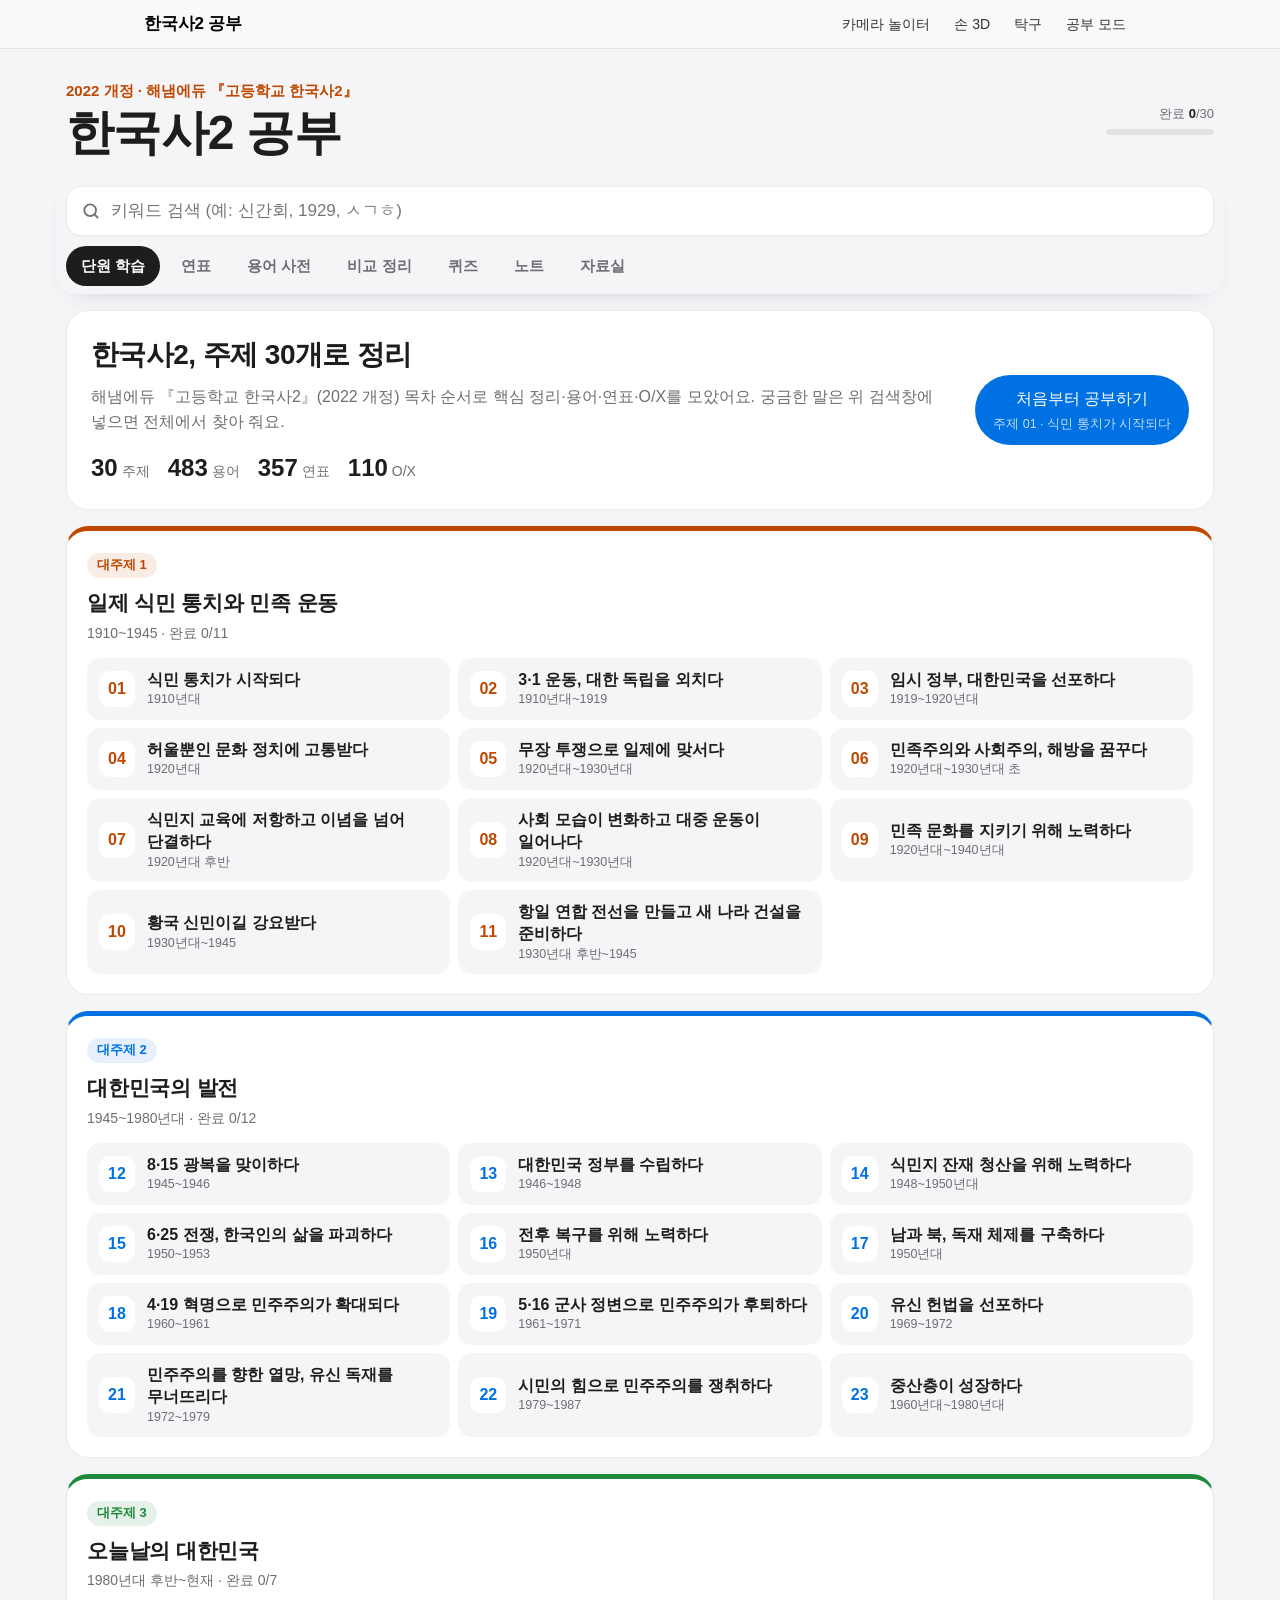
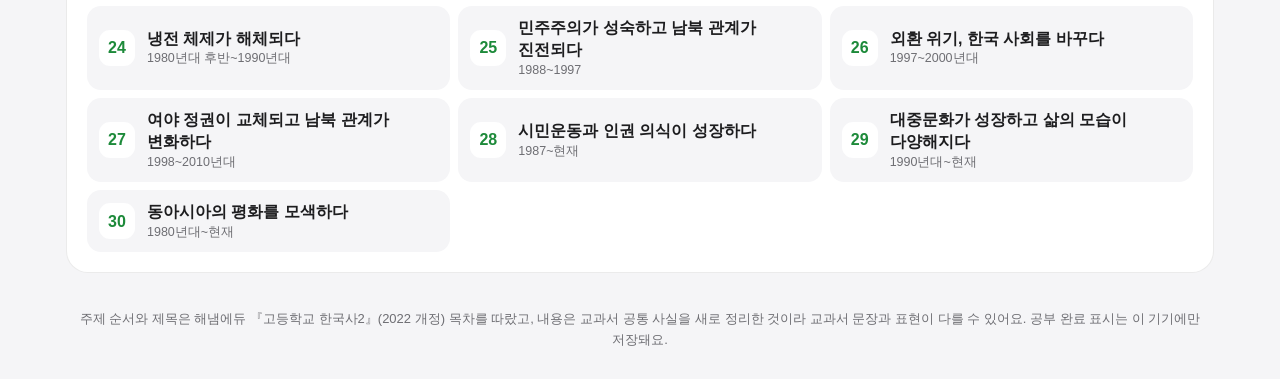
<file: index.html>
<!doctype html>
<html lang="ko">
<head>
  <meta charset="utf-8" />
  <meta name="viewport" content="width=device-width, initial-scale=1, viewport-fit=cover" />
  <meta name="theme-color" content="#f5f5f7" />
  <meta name="apple-mobile-web-app-capable" content="yes" />
  <meta name="apple-mobile-web-app-status-bar-style" content="default" />
  <meta name="apple-mobile-web-app-title" content="한국사2 공부" />
  <title>한국사2 공부</title>
  <link rel="stylesheet" href="apple.css" />
  <link rel="stylesheet" href="history/style.css" />
</head>
<body>
  <nav class="gnav flat" aria-label="메뉴">
    <div class="gnav-in">
      <a class="gnav-logo" href="index.html" aria-current="page">한국사2 공부</a>
      <a href="camera.html">카메라 놀이터</a>
      <a href="hand.html">손 3D</a>
      <a href="pingpong.html">탁구</a>
      <a href="study.html">공부 모드</a>
    </div>
  </nav>

  <div class="page">
    <header class="masthead">
      <div class="titles">
        <p class="eyebrow">2022 개정 · 해냄에듀 『고등학교 한국사2』</p>
        <h1>한국사2 공부</h1>
      </div>
      <div class="progress" id="progress"></div>
    </header>

    <div class="bar" id="bar">
      <form class="search" id="search-form" role="search">
        <svg viewBox="0 0 24 24" aria-hidden="true"><circle cx="11" cy="11" r="7" /><path d="m20 20-3.5-3.5" /></svg>
        <input id="q" type="search" placeholder="키워드 검색 (예: 신간회, 1929, ㅅㄱㅎ)" aria-label="키워드 검색"
               autocomplete="off" autocapitalize="off" spellcheck="false" enterkeyhint="search" />
        <button type="button" id="q-clear" class="clear" aria-label="검색어 지우기" hidden>×</button>
      </form>
      <nav class="tabs" id="tabs" aria-label="메뉴">
        <a href="#study" data-tab="study">단원 학습</a>
        <a href="#timeline" data-tab="timeline">연표</a>
        <a href="#terms" data-tab="terms">용어 사전</a>
        <a href="#compare" data-tab="compare">비교 정리</a>
        <a href="#quiz" data-tab="quiz">퀴즈</a>
        <a href="#notes" data-tab="notes">노트</a>
        <a href="#links" data-tab="links">자료실</a>
      </nav>
    </div>

    <section id="results" class="results" aria-live="polite" hidden></section>
    <main id="view"></main>

    <footer class="foot">
      주제 순서와 제목은 해냄에듀 『고등학교 한국사2』(2022 개정) 목차를 따랐고, 내용은 교과서 공통 사실을 새로 정리한 것이라
      교과서 문장과 표현이 다를 수 있어요. 공부 완료 표시는 이 기기에만 저장돼요.
    </footer>
  </div>

  <div id="sheet" class="sheet" hidden>
    <div class="sheet-card" role="dialog" aria-modal="true" aria-labelledby="sheet-title">
      <button type="button" id="sheet-close" class="sheet-close" aria-label="닫기">×</button>
      <p id="sheet-meta" class="sheet-meta"></p>
      <h3 id="sheet-title"></h3>
      <p id="sheet-def" class="sheet-def"></p>
      <p id="sheet-alias" class="sheet-alias"></p>
      <div class="sheet-actions">
        <a id="sheet-topic" class="btn primary" href="#study"></a>
        <a id="sheet-web" class="btn" href="https://encykorea.aks.ac.kr/" target="_blank" rel="noopener">백과사전에서 더 보기 ↗</a>
      </div>
    </div>
  </div>

  <script type="module" src="history/app.js"></script>
</body>
</html>
</file>
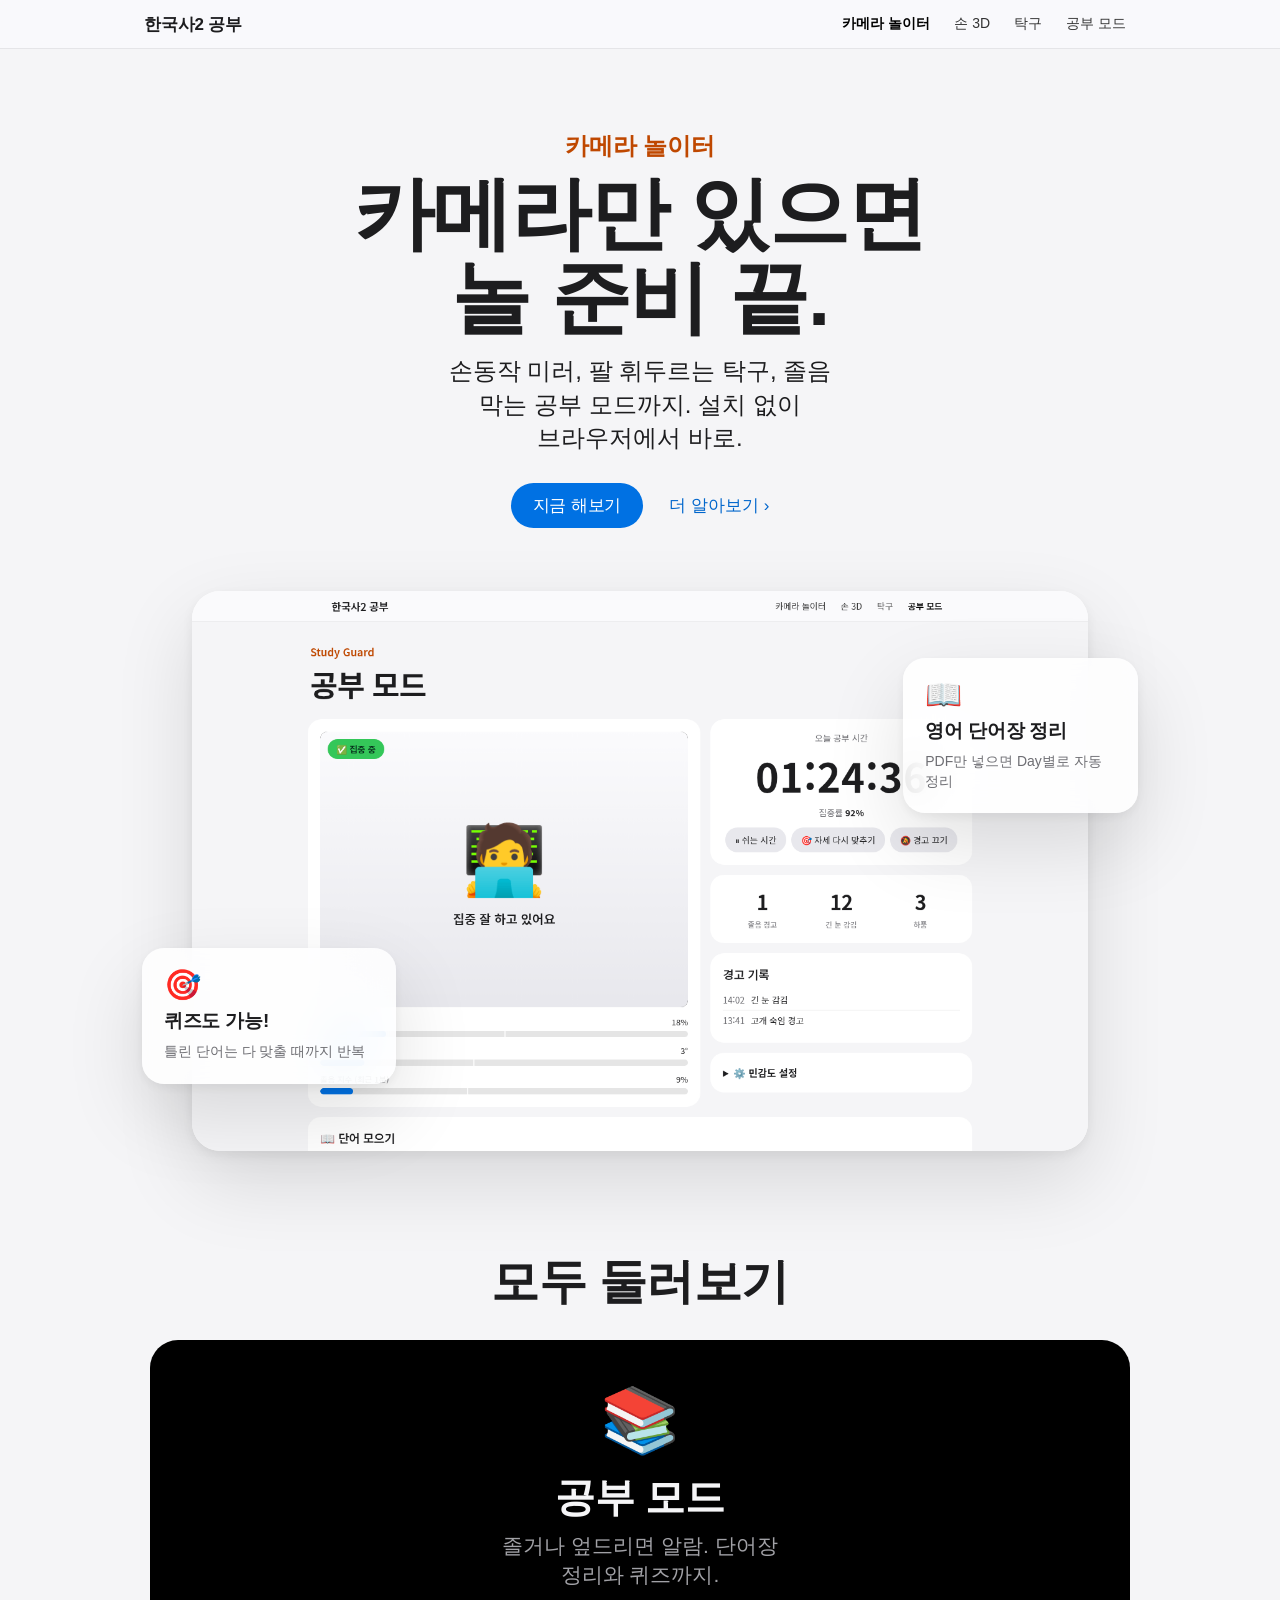
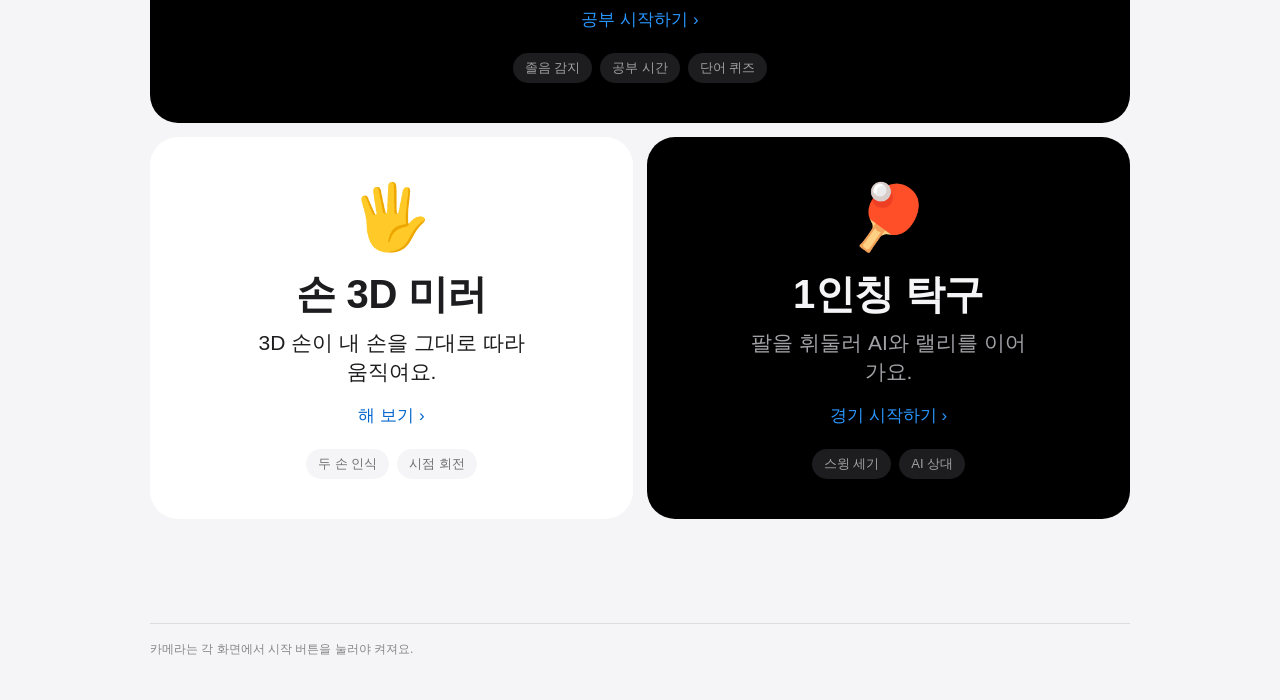
<file: camera.html>
<!doctype html>
<html lang="ko">
<head>
  <meta charset="utf-8" />
  <meta name="viewport" content="width=device-width, initial-scale=1, viewport-fit=cover" />
  <meta name="theme-color" content="#f5f5f7" />
  <meta name="apple-mobile-web-app-capable" content="yes" />
  <meta name="apple-mobile-web-app-status-bar-style" content="default" />
  <meta name="apple-mobile-web-app-title" content="카메라 놀이터" />
  <title>카메라 놀이터 · 한국사2 공부</title>
  <link rel="stylesheet" href="apple.css" />
  <style>
    * { box-sizing: border-box; }
    html { -webkit-text-size-adjust: 100%; scroll-behavior: smooth; }
    body {
      margin: 0;
      min-height: 100dvh;
      color: var(--text);
      font-family: var(--font);
      background: var(--bg);
      -webkit-font-smoothing: antialiased;
      overflow-x: hidden;
      word-break: keep-all;
    }

    /* 히어로 */
    .hero { max-width: 980px; margin: 0 auto; padding: clamp(56px, 9vh, 96px) 22px 0; text-align: center; }
    .eyebrow { margin: 0 0 10px; font-size: clamp(19px, 2.4vw, 24px); font-weight: 600; color: var(--orange); }
    .hero h1 { margin: 0 0 14px; font-family: var(--display); font-size: clamp(44px, 8vw, 80px); font-weight: 700;
      line-height: 1.05; letter-spacing: -0.015em; color: var(--text); }
    .hero .lede { max-width: 30ch; margin: 0 auto 28px; font-size: clamp(19px, 2.6vw, 24px); line-height: 1.4; color: var(--text); }
    .cta { display: flex; justify-content: center; align-items: center; flex-wrap: wrap; gap: 14px 26px; }

    /* 제품 사진 */
    .stage { position: relative; max-width: 940px; margin: clamp(44px, 7vh, 72px) auto 0; padding: 0 22px; }
    .device { position: relative; overflow: hidden; aspect-ratio: 16 / 10; border-radius: 28px;
      background: var(--surface); box-shadow: var(--shadow-lg); }
    .device .shot { position: absolute; inset: 0; width: 100%; height: 100%; object-fit: cover; }
    .float { position: absolute; display: flex; flex-direction: column; gap: 8px; padding: 22px; border-radius: 22px;
      background: rgba(255, 255, 255, 0.86); box-shadow: var(--shadow-lg);
      -webkit-backdrop-filter: saturate(180%) blur(20px); backdrop-filter: saturate(180%) blur(20px); }
    .float .fi { font-size: 30px; line-height: 1; }
    .float .ft { font-size: 19px; font-weight: 600; letter-spacing: -0.01em; }
    .float .fs { font-size: 14px; line-height: 1.4; color: var(--muted); }
    .float.tr { top: 12%; right: -3%; width: 25%; }
    .float.bl { bottom: 12%; left: -3%; width: 27%; }

    /* 타일 */
    .tiles-wrap { max-width: 1024px; margin: 0 auto; padding: clamp(72px, 11vh, 120px) 22px 0; }
    .tiles-wrap h2 { margin: 0 0 26px; font-family: var(--display); font-size: clamp(32px, 5vw, 48px); font-weight: 700;
      letter-spacing: -0.01em; text-align: center; }
    .tiles { display: grid; grid-template-columns: repeat(2, 1fr); gap: 14px; }
    .tile { position: relative; display: flex; flex-direction: column; align-items: center; justify-content: flex-start;
      min-height: 380px; padding: 48px 28px 40px; border-radius: 28px; background: var(--surface); text-align: center;
      color: var(--text); text-decoration: none; overflow: hidden; }
    .tile.dark { background: #000; color: #f5f5f7; }
    .tile.wide { grid-column: 1 / -1; }
    .tile .ti { font-size: 64px; line-height: 1; margin-bottom: 18px; }
    .tile h3 { margin: 0 0 6px; font-family: var(--display); font-size: clamp(28px, 3.6vw, 40px); font-weight: 700; letter-spacing: -0.01em; }
    .tile p { margin: 0 0 18px; max-width: 26ch; font-size: clamp(17px, 2vw, 21px); line-height: 1.4; }
    .tile.dark p { color: #a1a1a6; }
    .tile .go { color: var(--link); font-size: 17px; }
    .tile.dark .go { color: #2997ff; }
    .tile .go::after { content: " ›"; }
    .tile:hover .go { text-decoration: underline; }
    .tile .feat { display: flex; flex-wrap: wrap; justify-content: center; gap: 8px; margin-top: auto; padding-top: 22px; }
    .tile .feat span { padding: 6px 12px; border-radius: 980px; background: var(--fill); color: var(--muted); font-size: 13px; }
    .tile.dark .feat span { background: #1d1d1f; color: #a1a1a6; }

    footer { max-width: 1024px; margin: 0 auto; padding: 48px 22px calc(env(safe-area-inset-bottom, 0px) + 40px);
      color: var(--faint); font-size: 12px; line-height: 1.6; border-top: 0; }
    footer p { margin: 56px 0 0; padding-top: 16px; border-top: 1px solid var(--line); }

    /* 고르기 창 (지금 해보기) */
    .chooser { position: fixed; inset: 0; z-index: 100; display: none; place-items: center; padding: 22px; overflow-y: auto;
      background: rgba(245, 245, 247, 0.72); -webkit-backdrop-filter: saturate(180%) blur(20px); backdrop-filter: saturate(180%) blur(20px); }
    .chooser.open { display: grid; }
    .chooser-panel { width: 100%; max-width: 860px; text-align: center; }
    .chooser-panel h2 { margin: 0 0 26px; font-family: var(--display); font-size: clamp(32px, 5vw, 48px); font-weight: 700; letter-spacing: -0.01em; }
    .choose-grid { display: grid; grid-template-columns: repeat(3, 1fr); gap: 14px; }
    .choose-card { display: flex; flex-direction: column; align-items: center; gap: 8px; padding: 32px 20px 28px; border-radius: 22px;
      background: var(--surface); box-shadow: var(--shadow); color: var(--text); text-decoration: none; text-align: center;
      transition: transform 0.3s cubic-bezier(0.2, 0.7, 0.2, 1), box-shadow 0.3s ease; }
    .choose-card:hover, .choose-card:focus-visible { transform: scale(1.02); box-shadow: var(--shadow-lg); outline: none; }
    .choose-card:active { transform: scale(0.99); }
    .choose-card .ci { font-size: 44px; line-height: 1.1; }
    .choose-card .cn { font-size: 21px; font-weight: 600; letter-spacing: -0.01em; }
    .choose-card .cd { font-size: 14px; line-height: 1.45; color: var(--muted); word-break: keep-all; }
    .chooser-close { margin-top: 24px; padding: 10px 18px; border: 0; border-radius: 980px; background: var(--fill-2);
      color: var(--text); font: inherit; font-size: 15px; cursor: pointer; }

    @media (max-width: 1000px) {
      .float.tr { right: 0; }
      .float.bl { left: 0; }
    }
    @media (max-width: 900px) {
      .choose-grid { grid-template-columns: repeat(2, 1fr); }
    }
    @media (max-width: 734px) {
      .float { display: none; }
      .tiles { grid-template-columns: 1fr; }
      .tile { min-height: 320px; }
    }
    @media (max-width: 520px) {
      .choose-grid { grid-template-columns: 1fr; gap: 10px; }
      .choose-card { display: grid; grid-template-columns: auto 1fr; align-items: center; gap: 2px 14px; padding: 16px 18px; text-align: left; }
      .choose-card .ci { grid-row: span 2; font-size: 36px; }
      .choose-card .cn { font-size: 18px; }
      .choose-card .cd { font-size: 13.5px; }
    }
    @media (prefers-reduced-motion: reduce) { html { scroll-behavior: auto; } }
  </style>
</head>
<body>
  <nav class="gnav" aria-label="메뉴">
    <div class="gnav-in">
      <a class="gnav-logo" href="index.html">한국사2 공부</a>
      <a href="camera.html" aria-current="page">카메라 놀이터</a>
      <a href="hand.html">손 3D</a>
      <a href="pingpong.html">탁구</a>
      <a href="study.html">공부 모드</a>
    </div>
  </nav>

  <header class="hero">
    <p class="eyebrow">카메라 놀이터</p>
    <h1>카메라만 있으면<br />놀 준비 끝.</h1>
    <p class="lede">손동작 미러, 팔 휘두르는 탁구, 졸음 막는 공부 모드까지. 설치 없이 브라우저에서 바로.</p>
    <div class="cta">
      <button class="pill" id="open-chooser" type="button">지금 해보기</button>
      <a class="more-link" href="#tiles">더 알아보기</a>
    </div>
  </header>

  <section class="stage">
    <div class="device">
      <img class="shot" src="design/study.png" alt="공부 모드 화면" />
    </div>
    <div class="float tr">
      <span class="fi">📖</span>
      <span class="ft">영어 단어장 정리</span>
      <span class="fs">PDF만 넣으면 Day별로 자동 정리</span>
    </div>
    <div class="float bl">
      <span class="fi">🎯</span>
      <span class="ft">퀴즈도 가능!</span>
      <span class="fs">틀린 단어는 다 맞출 때까지 반복</span>
    </div>
  </section>

  <section class="tiles-wrap" id="tiles">
    <h2>모두 둘러보기</h2>
    <div class="tiles">
      <a class="tile dark wide" href="study.html">
        <span class="ti">📚</span>
        <h3>공부 모드</h3>
        <p>졸거나 엎드리면 알람. 단어장 정리와 퀴즈까지.</p>
        <span class="go">공부 시작하기</span>
        <span class="feat"><span>졸음 감지</span><span>공부 시간</span><span>단어 퀴즈</span></span>
      </a>
      <a class="tile" href="hand.html">
        <span class="ti">🖐</span>
        <h3>손 3D 미러</h3>
        <p>3D 손이 내 손을 그대로 따라 움직여요.</p>
        <span class="go">해 보기</span>
        <span class="feat"><span>두 손 인식</span><span>시점 회전</span></span>
      </a>
      <a class="tile dark" href="pingpong.html">
        <span class="ti">🏓</span>
        <h3>1인칭 탁구</h3>
        <p>팔을 휘둘러 AI와 랠리를 이어 가요.</p>
        <span class="go">경기 시작하기</span>
        <span class="feat"><span>스윙 세기</span><span>AI 상대</span></span>
      </a>
    </div>
  </section>

  <footer>
    <p>카메라는 각 화면에서 시작 버튼을 눌러야 켜져요.</p>
  </footer>

  <div class="chooser" id="chooser" role="dialog" aria-modal="true" aria-label="무엇을 해볼까요?">
    <div class="chooser-panel">
      <h2>무엇을 해볼까요?</h2>
      <div class="choose-grid">
        <a class="choose-card" href="hand.html">
          <span class="ci">🖐</span>
          <span class="cn">손 3D 미러</span>
          <span class="cd">3D 손이 내 손을 따라 움직여요</span>
        </a>
        <a class="choose-card" href="pingpong.html">
          <span class="ci">🏓</span>
          <span class="cn">1인칭 탁구</span>
          <span class="cd">팔을 휘둘러 AI와 탁구를 쳐요</span>
        </a>
        <a class="choose-card" href="study.html">
          <span class="ci">📚</span>
          <span class="cn">공부 모드</span>
          <span class="cd">졸면 알람, 단어장·퀴즈까지</span>
        </a>
      </div>
      <button class="chooser-close" id="close-chooser" type="button">닫기</button>
    </div>
  </div>

  <script>
    (function () {
      var chooser = document.getElementById("chooser");
      var open = document.getElementById("open-chooser");
      var close = document.getElementById("close-chooser");
      function show() { chooser.classList.add("open"); }
      function hide() { chooser.classList.remove("open"); }
      open.addEventListener("click", show);
      close.addEventListener("click", hide);
      chooser.addEventListener("click", function (e) { if (e.target === chooser) hide(); });
      document.addEventListener("keydown", function (e) { if (e.key === "Escape") hide(); });
    })();
  </script>
</body>
</html>
</file>
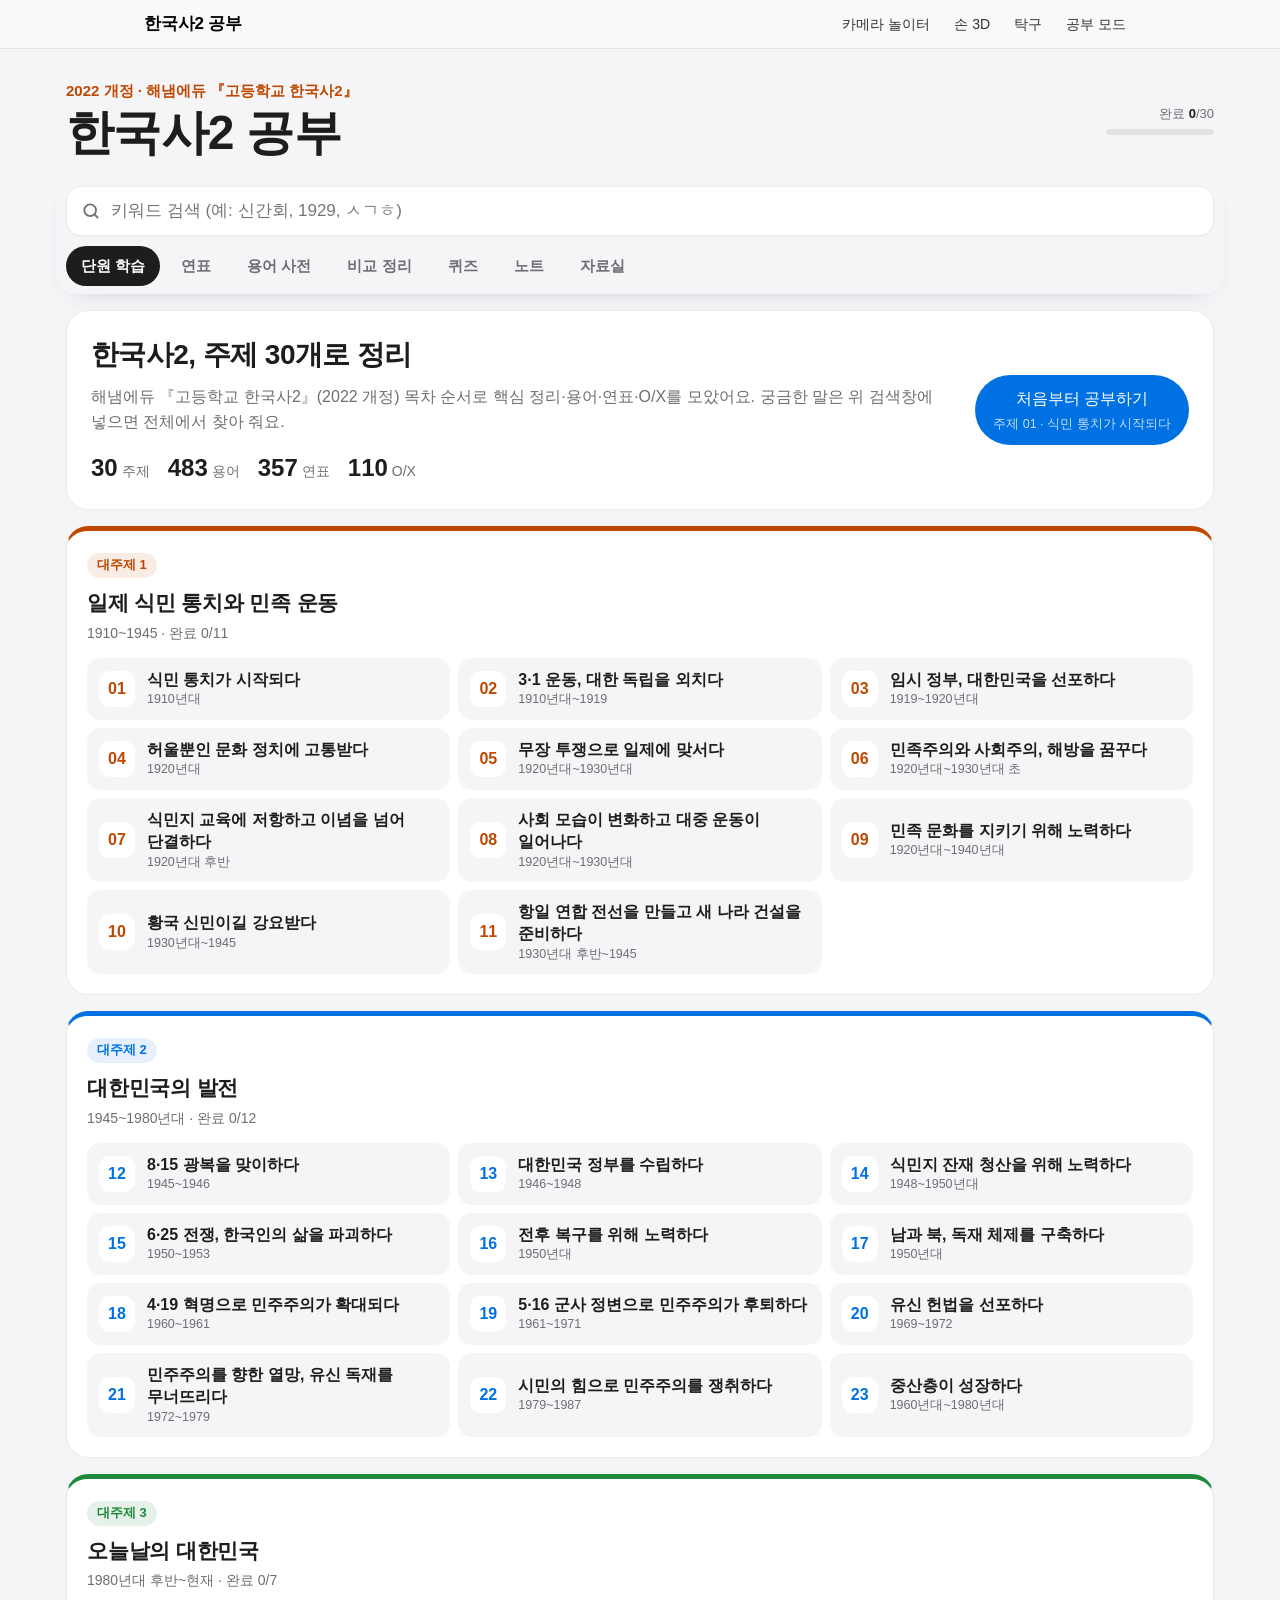
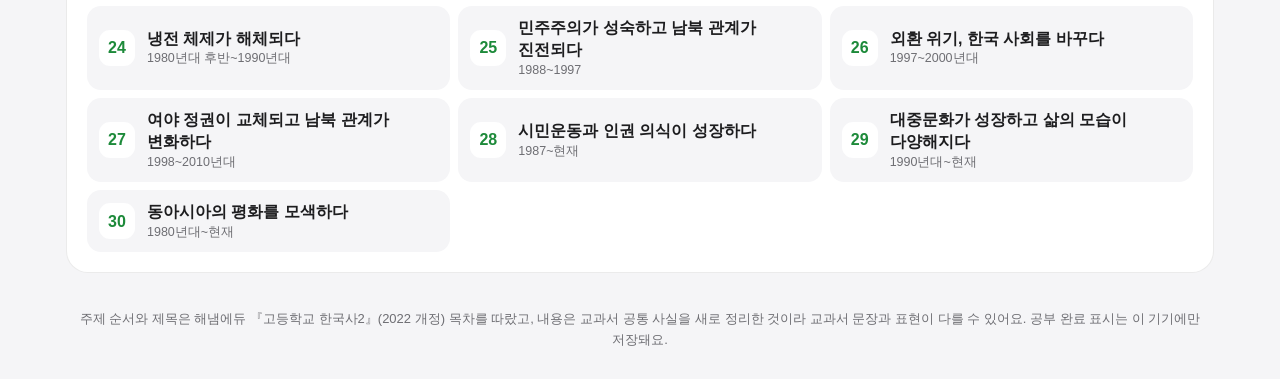
<file: history.html>
<!doctype html>
<html lang="ko">
<head>
  <meta charset="utf-8" />
  <meta name="viewport" content="width=device-width, initial-scale=1" />
  <title>한국사2 공부</title>
  <!-- 한국사2 공부는 이제 메인(index.html)이에요. 예전 주소로 오면 같은 화면으로 옮겨 줘요. -->
  <meta http-equiv="refresh" content="0; url=index.html" />
  <script>location.replace("index.html" + location.hash);</script>
</head>
<body>
  <p><a href="index.html">한국사2 공부로 이동</a></p>
</body>
</html>
</file>
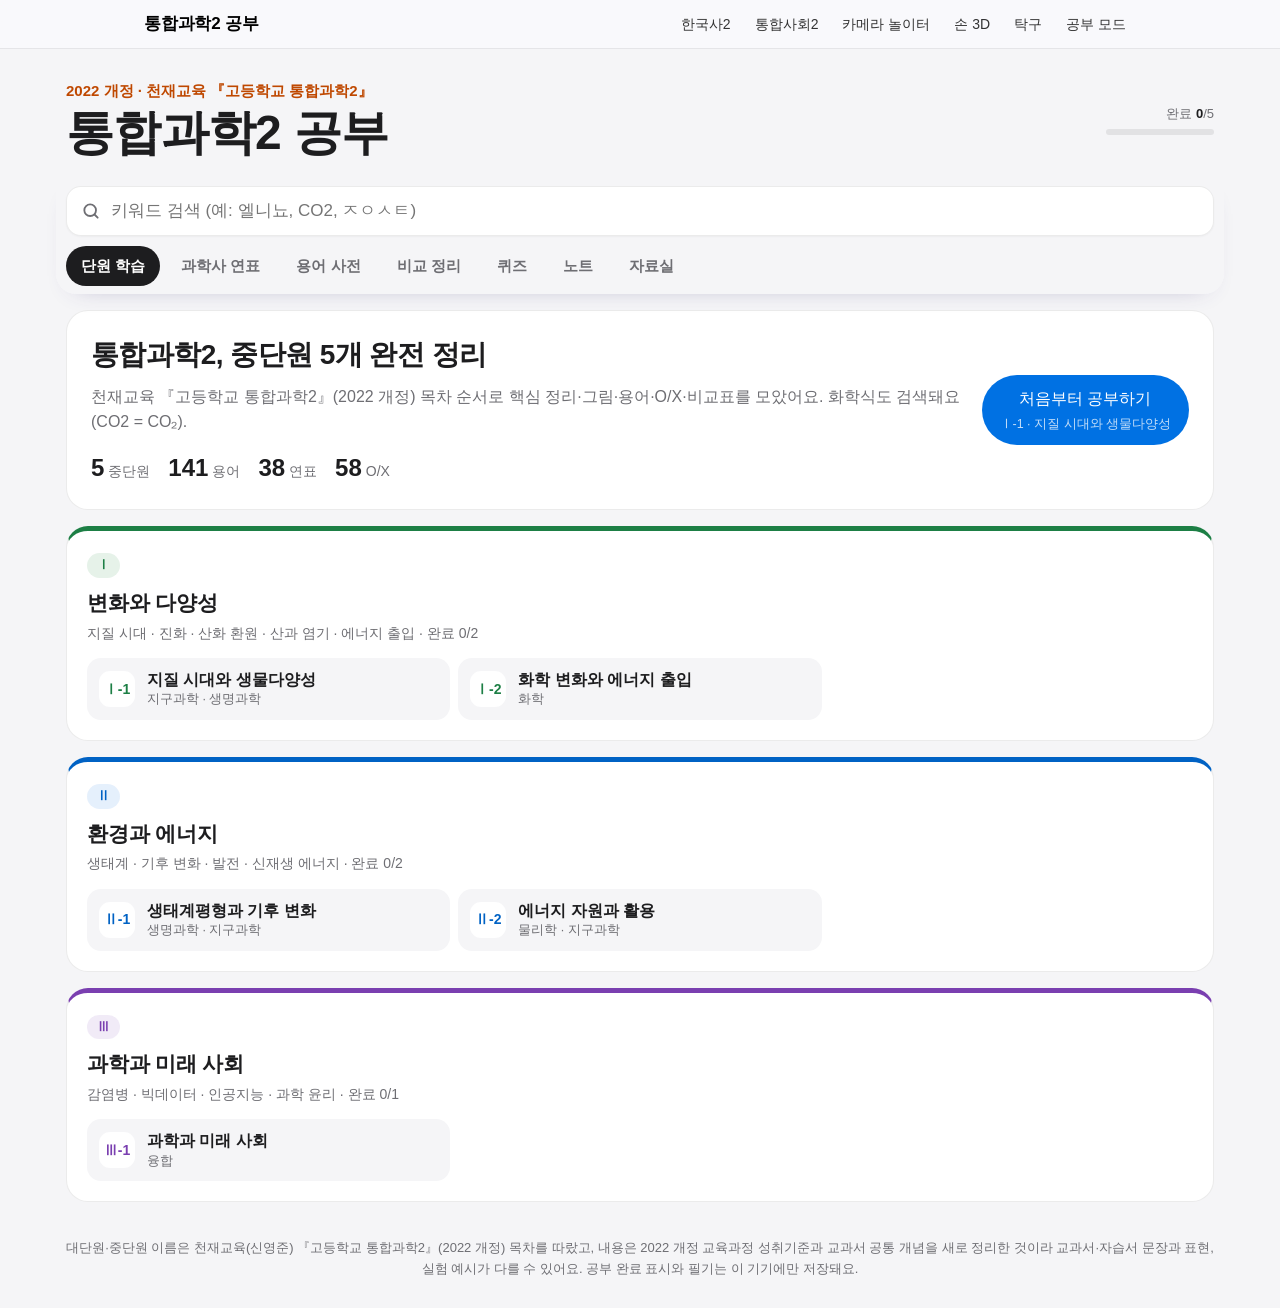
<file: science.html>
<!doctype html>
<html lang="ko" data-subject="science">
<head>
  <meta charset="utf-8" />
  <meta name="viewport" content="width=device-width, initial-scale=1, viewport-fit=cover" />
  <meta name="theme-color" content="#f5f5f7" />
  <meta name="apple-mobile-web-app-capable" content="yes" />
  <meta name="apple-mobile-web-app-status-bar-style" content="default" />
  <meta name="apple-mobile-web-app-title" content="통합과학2 공부" />
  <title>통합과학2 공부</title>
  <link rel="stylesheet" href="apple.css" />
  <link rel="stylesheet" href="kit/style.css" />
</head>
<body>
  <nav class="gnav flat" aria-label="메뉴">
    <div class="gnav-in">
      <a class="gnav-logo" href="science.html" aria-current="page">통합과학2 공부</a>
      <a href="index.html">한국사2</a>
      <a href="society.html">통합사회2</a>
      <a href="camera.html">카메라 놀이터</a>
      <a href="hand.html">손 3D</a>
      <a href="pingpong.html">탁구</a>
      <a href="study.html">공부 모드</a>
    </div>
  </nav>

  <div class="page">
    <header class="masthead">
      <div class="titles">
        <p class="eyebrow">2022 개정 · 천재교육 『고등학교 통합과학2』</p>
        <h1>통합과학2 공부</h1>
      </div>
      <div class="progress" id="progress"></div>
    </header>

    <div class="bar" id="bar">
      <form class="search" id="search-form" role="search">
        <svg viewBox="0 0 24 24" aria-hidden="true"><circle cx="11" cy="11" r="7" /><path d="m20 20-3.5-3.5" /></svg>
        <input id="q" type="search" placeholder="키워드 검색 (예: 엘니뇨, CO2, ㅈㅇㅅㅌ)" aria-label="키워드 검색"
               autocomplete="off" autocapitalize="off" spellcheck="false" enterkeyhint="search" />
        <button type="button" id="q-clear" class="clear" aria-label="검색어 지우기" hidden>×</button>
      </form>
      <nav class="tabs" id="tabs" aria-label="메뉴">
        <a href="#study" data-tab="study">단원 학습</a>
        <a href="#timeline" data-tab="timeline">과학사 연표</a>
        <a href="#terms" data-tab="terms">용어 사전</a>
        <a href="#compare" data-tab="compare">비교 정리</a>
        <a href="#quiz" data-tab="quiz">퀴즈</a>
        <a href="#notes" data-tab="notes">노트</a>
        <a href="#links" data-tab="links">자료실</a>
      </nav>
    </div>

    <section id="results" class="results" aria-live="polite" hidden></section>
    <main id="view"></main>

    <footer class="foot">
      대단원·중단원 이름은 천재교육(신영준) 『고등학교 통합과학2』(2022 개정) 목차를 따랐고, 내용은 2022 개정 교육과정 성취기준과 교과서 공통 개념을 새로 정리한 것이라
      교과서·자습서 문장과 표현, 실험 예시가 다를 수 있어요. 공부 완료 표시와 필기는 이 기기에만 저장돼요.
    </footer>
  </div>

  <div id="sheet" class="sheet" hidden>
    <div class="sheet-card" role="dialog" aria-modal="true" aria-labelledby="sheet-title">
      <button type="button" id="sheet-close" class="sheet-close" aria-label="닫기">×</button>
      <p id="sheet-meta" class="sheet-meta"></p>
      <h3 id="sheet-title"></h3>
      <p id="sheet-def" class="sheet-def"></p>
      <p id="sheet-alias" class="sheet-alias"></p>
      <div class="sheet-actions">
        <a id="sheet-topic" class="btn primary" href="#study"></a>
        <a id="sheet-web" class="btn" href="https://terms.naver.com/" target="_blank" rel="noopener">백과사전에서 더 보기 ↗</a>
      </div>
    </div>
  </div>

  <script type="module" src="kit/app.js"></script>
</body>
</html>
</file>
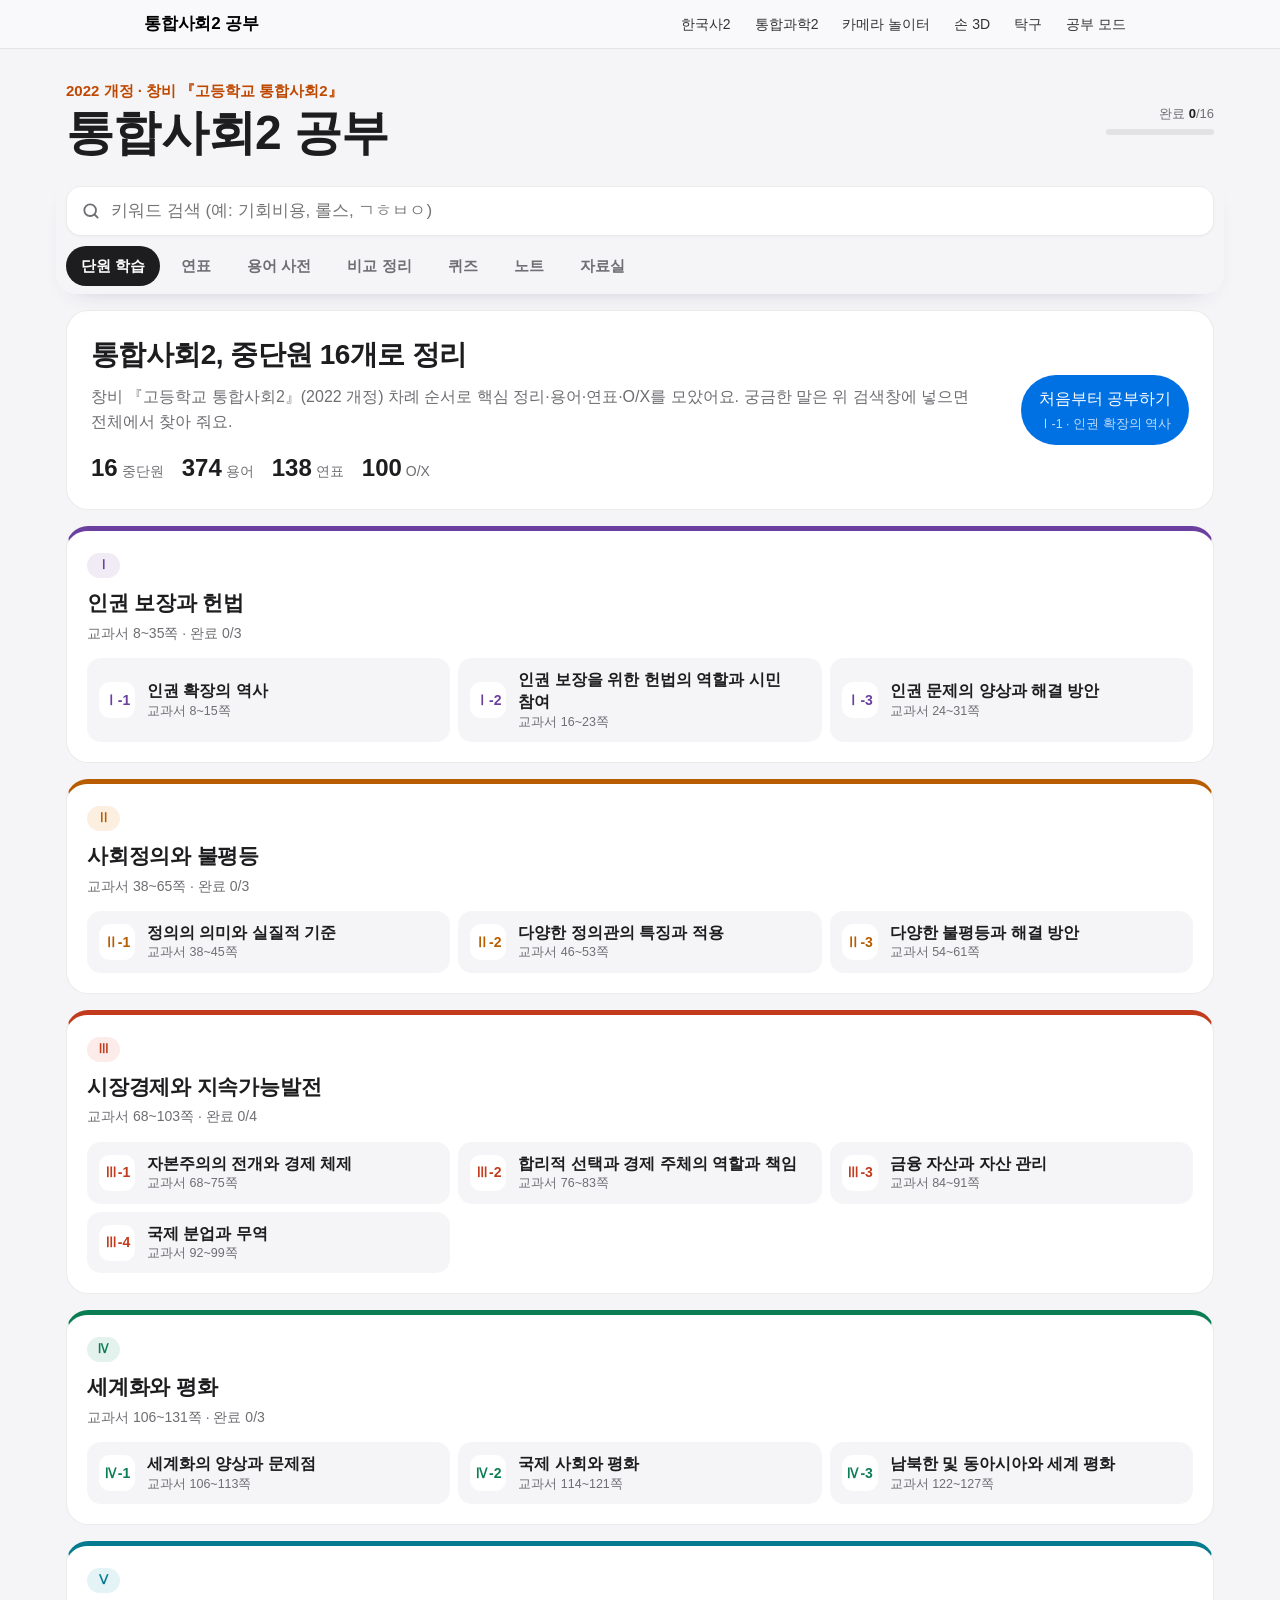
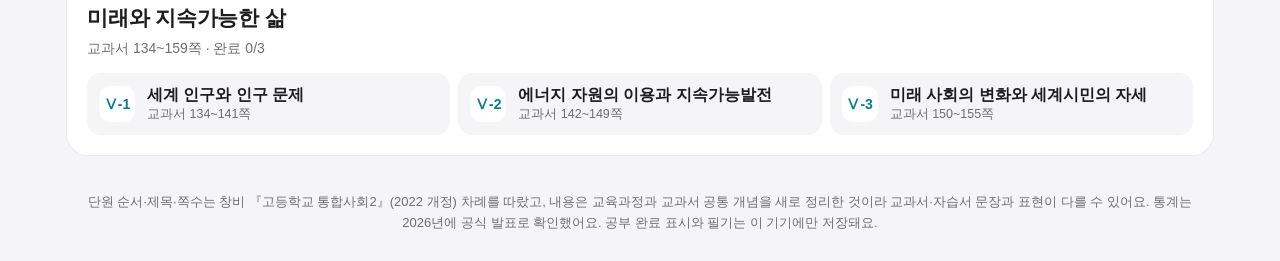
<file: society.html>
<!doctype html>
<html lang="ko" data-subject="society">
<head>
  <meta charset="utf-8" />
  <meta name="viewport" content="width=device-width, initial-scale=1, viewport-fit=cover" />
  <meta name="theme-color" content="#f5f5f7" />
  <meta name="apple-mobile-web-app-capable" content="yes" />
  <meta name="apple-mobile-web-app-status-bar-style" content="default" />
  <meta name="apple-mobile-web-app-title" content="통합사회2 공부" />
  <title>통합사회2 공부</title>
  <link rel="stylesheet" href="apple.css" />
  <link rel="stylesheet" href="kit/style.css" />
</head>
<body>
  <nav class="gnav flat" aria-label="메뉴">
    <div class="gnav-in">
      <a class="gnav-logo" href="society.html" aria-current="page">통합사회2 공부</a>
      <a href="index.html">한국사2</a>
      <a href="science.html">통합과학2</a>
      <a href="camera.html">카메라 놀이터</a>
      <a href="hand.html">손 3D</a>
      <a href="pingpong.html">탁구</a>
      <a href="study.html">공부 모드</a>
    </div>
  </nav>

  <div class="page">
    <header class="masthead">
      <div class="titles">
        <p class="eyebrow">2022 개정 · 창비 『고등학교 통합사회2』</p>
        <h1>통합사회2 공부</h1>
      </div>
      <div class="progress" id="progress"></div>
    </header>

    <div class="bar" id="bar">
      <form class="search" id="search-form" role="search">
        <svg viewBox="0 0 24 24" aria-hidden="true"><circle cx="11" cy="11" r="7" /><path d="m20 20-3.5-3.5" /></svg>
        <input id="q" type="search" placeholder="키워드 검색 (예: 기회비용, 롤스, ㄱㅎㅂㅇ)" aria-label="키워드 검색"
               autocomplete="off" autocapitalize="off" spellcheck="false" enterkeyhint="search" />
        <button type="button" id="q-clear" class="clear" aria-label="검색어 지우기" hidden>×</button>
      </form>
      <nav class="tabs" id="tabs" aria-label="메뉴">
        <a href="#study" data-tab="study">단원 학습</a>
        <a href="#timeline" data-tab="timeline">연표</a>
        <a href="#terms" data-tab="terms">용어 사전</a>
        <a href="#compare" data-tab="compare">비교 정리</a>
        <a href="#quiz" data-tab="quiz">퀴즈</a>
        <a href="#notes" data-tab="notes">노트</a>
        <a href="#links" data-tab="links">자료실</a>
      </nav>
    </div>

    <section id="results" class="results" aria-live="polite" hidden></section>
    <main id="view"></main>

    <footer class="foot">
      단원 순서·제목·쪽수는 창비 『고등학교 통합사회2』(2022 개정) 차례를 따랐고, 내용은 교육과정과 교과서 공통 개념을 새로 정리한 것이라
      교과서·자습서 문장과 표현이 다를 수 있어요. 통계는 2026년에 공식 발표로 확인했어요. 공부 완료 표시와 필기는 이 기기에만 저장돼요.
    </footer>
  </div>

  <div id="sheet" class="sheet" hidden>
    <div class="sheet-card" role="dialog" aria-modal="true" aria-labelledby="sheet-title">
      <button type="button" id="sheet-close" class="sheet-close" aria-label="닫기">×</button>
      <p id="sheet-meta" class="sheet-meta"></p>
      <h3 id="sheet-title"></h3>
      <p id="sheet-def" class="sheet-def"></p>
      <p id="sheet-alias" class="sheet-alias"></p>
      <div class="sheet-actions">
        <a id="sheet-topic" class="btn primary" href="#study"></a>
        <a id="sheet-web" class="btn" href="https://terms.naver.com/" target="_blank" rel="noopener">백과사전에서 더 보기 ↗</a>
      </div>
    </div>
  </div>

  <script type="module" src="kit/app.js"></script>
</body>
</html>
</file>
<file: apple.css>
/* 사이트 공통 디자인 (애플 홈페이지 스타일)
   모든 페이지가 이 파일을 먼저 불러오고, 페이지 CSS는 아래 변수만 써서 색·글꼴을 맞춘다. */

:root {
  --bg: #f5f5f7;
  --surface: #ffffff;
  --surface-2: #fbfbfd;
  --fill: #f5f5f7;
  --fill-2: #e8e8ed;
  --text: #1d1d1f;
  --ink: #1d1d1f;
  --muted: #6e6e73;
  --faint: #86868b;
  --hairline: rgba(0, 0, 0, 0.08);
  --line: rgba(0, 0, 0, 0.1);
  --blue: #0071e3;
  --blue-hover: #0077ed;
  --link: #0066cc;
  --accent: #0071e3;
  --accent-soft: rgba(0, 113, 227, 0.1);
  --green: #1d8a3a;
  --orange: #bf4800;
  --red: #e30000;
  --shadow: 0 2px 6px rgba(0, 0, 0, 0.04), 0 12px 40px rgba(0, 0, 0, 0.06);
  --shadow-lg: 0 4px 12px rgba(0, 0, 0, 0.06), 0 30px 80px rgba(0, 0, 0, 0.12);
  --radius: 18px;
  --radius-lg: 28px;
  --font: -apple-system, BlinkMacSystemFont, "SF Pro Text", "SF Pro Display", "Apple SD Gothic Neo", "Helvetica Neue", "Noto Sans KR", sans-serif;
  --display: -apple-system, BlinkMacSystemFont, "SF Pro Display", "Apple SD Gothic Neo", "Helvetica Neue", "Noto Sans KR", sans-serif;
  --body: var(--font);
}

/* ----- 위쪽 공통 메뉴 (반투명 유리 막대) ----- */

.gnav {
  position: sticky;
  top: 0;
  z-index: 40;
  background: rgba(251, 251, 253, 0.8);
  -webkit-backdrop-filter: saturate(180%) blur(20px);
  backdrop-filter: saturate(180%) blur(20px);
  border-bottom: 1px solid var(--hairline);
}

.gnav.flat {
  position: relative;
}

.gnav-in {
  display: flex;
  align-items: center;
  gap: 4px;
  max-width: 1024px;
  height: 48px;
  margin: 0 auto;
  padding: 0 max(16px, env(safe-area-inset-right)) 0 max(16px, env(safe-area-inset-left));
  overflow-x: auto;
  scrollbar-width: none;
}

.gnav-in::-webkit-scrollbar {
  display: none;
}

.gnav a {
  flex: none;
  padding: 6px 10px;
  border-radius: 8px;
  font-family: var(--font);
  font-size: 14px;
  color: rgba(0, 0, 0, 0.8);
  text-decoration: none;
  white-space: nowrap;
  transition: color 0.2s ease;
}

.gnav a:hover {
  color: #000;
}

.gnav a[aria-current="page"] {
  color: #000;
  font-weight: 600;
}

.gnav .gnav-logo {
  margin-right: auto;
  padding-left: 0;
  font-size: 17px;
  font-weight: 600;
  letter-spacing: -0.01em;
  color: var(--text);
}

/* ----- 공통 버튼 ----- */

.pill {
  display: inline-flex;
  align-items: center;
  justify-content: center;
  gap: 6px;
  min-height: 44px;
  padding: 11px 22px;
  border: 0;
  border-radius: 980px;
  background: var(--blue);
  color: #fff;
  font-family: var(--font);
  font-size: 17px;
  font-weight: 400;
  letter-spacing: -0.01em;
  text-decoration: none;
  cursor: pointer;
  transition: background 0.2s ease, transform 0.1s ease;
}

.pill:hover {
  background: var(--blue-hover);
}

.pill:active {
  transform: scale(0.98);
}

.pill.ghost {
  background: transparent;
  color: var(--blue);
  box-shadow: inset 0 0 0 1px var(--blue);
}

.pill.ghost:hover {
  background: var(--blue);
  color: #fff;
}

.more-link {
  color: var(--link);
  font-size: 17px;
  text-decoration: none;
}

.more-link::after {
  content: " ›";
}

.more-link:hover {
  text-decoration: underline;
}

/* 한국어 줄바꿈은 낱말 단위로 */
body {
  word-break: keep-all;
  overflow-wrap: anywhere;
}
</file>
<file: history/style.css>
:root {
  /* 나머지 색·글꼴은 apple.css의 공통 변수를 쓴다 */
  --card: var(--surface);
  --ok: #1d8a3a;
  --ok-soft: rgba(52, 199, 89, 0.14);
  --bad: #d63b3f;
  --bad-soft: rgba(255, 59, 48, 0.1);
  --mark: #ffe680;
  --u1: #bf4800;
  --u1-soft: rgba(191, 72, 0, 0.1);
  --u2: #0071e3;
  --u2-soft: rgba(0, 113, 227, 0.1);
  --u3: #1d8a3a;
  --u3-soft: rgba(29, 138, 58, 0.11);
  --bar-h: 120px;
}

* {
  box-sizing: border-box;
}

[hidden] {
  display: none !important;
}

html {
  -webkit-text-size-adjust: 100%;
}

body {
  margin: 0;
  min-height: 100vh;
  min-height: 100dvh;
  color: var(--text);
  font-family: var(--body);
  font-size: 16px;
  line-height: 1.6;
  background: var(--bg);
  -webkit-font-smoothing: antialiased;
  word-break: keep-all;
  overflow-wrap: anywhere;
}

body.sheet-open {
  overflow: hidden;
}

a {
  color: inherit;
}

button,
select {
  font: inherit;
  color: inherit;
}

:focus-visible {
  outline: 3px solid var(--accent);
  outline-offset: 2px;
}

mark {
  background: var(--mark);
  color: inherit;
  border-radius: 3px;
  padding: 0 1px;
}

.u1 { --u: var(--u1); --u-soft: var(--u1-soft); }
.u2 { --u: var(--u2); --u-soft: var(--u2-soft); }
.u3 { --u: var(--u3); --u-soft: var(--u3-soft); }

.page {
  max-width: 1180px;
  margin: 0 auto;
  padding: 0 max(16px, env(safe-area-inset-right)) calc(env(safe-area-inset-bottom, 0px) + 28px) max(16px, env(safe-area-inset-left));
}

/* ----- 머리 ----- */

.masthead {
  display: flex;
  align-items: center;
  gap: 14px;
  padding: 30px 0 16px;
}

.titles h1 {
  margin: 0;
  font-size: clamp(34px, 5vw, 48px);
  font-weight: 700;
  letter-spacing: -0.015em;
  line-height: 1.1;
  color: var(--ink);
}

.titles .eyebrow {
  margin: 0 0 4px;
  font-size: 15px;
  font-weight: 600;
  color: var(--orange);
}

.progress {
  margin-left: auto;
  display: grid;
  gap: 5px;
  min-width: 108px;
  font-size: 13px;
  color: var(--muted);
  text-align: right;
}

.progress b {
  color: var(--ink);
}

.progress i {
  display: block;
  height: 6px;
  border-radius: 3px;
  background: linear-gradient(90deg, var(--accent) var(--p, 0%), rgba(0, 0, 0, 0.08) var(--p, 0%));
}

/* ----- 검색·탭 막대 ----- */

.bar {
  position: sticky;
  top: 0;
  z-index: 30;
  margin: 0 -10px;
  padding: 10px 10px 8px;
  border-radius: 0 0 20px 20px;
  background: rgba(245, 245, 247, 0.85);
  -webkit-backdrop-filter: blur(18px) saturate(170%);
  backdrop-filter: blur(18px) saturate(170%);
  box-shadow: 0 10px 24px -20px rgba(60, 50, 120, 0.45);
}

.search {
  display: flex;
  align-items: center;
  gap: 8px;
  height: 50px;
  padding: 0 8px 0 14px;
  border-radius: 15px;
  background: #fff;
  border: 1px solid var(--hairline);
  box-shadow: 0 1px 2px rgba(0, 0, 0, 0.04);
}

.search:focus-within {
  border-color: var(--accent);
  box-shadow: 0 0 0 4px var(--accent-soft);
}

.search svg {
  flex: none;
  width: 20px;
  height: 20px;
  fill: none;
  stroke: var(--muted);
  stroke-width: 2.2;
  stroke-linecap: round;
}

.search input {
  flex: 1;
  min-width: 0;
  height: 100%;
  border: 0;
  outline: 0;
  background: transparent;
  font: inherit;
  font-size: 17px; /* 16px보다 작으면 아이폰이 확대해 버린다 */
  color: var(--text);
}

.search input::-webkit-search-cancel-button {
  display: none;
}

.clear {
  flex: none;
  width: 32px;
  height: 32px;
  border-radius: 50%;
  border: 0;
  background: var(--fill);
  font-size: 20px;
  line-height: 1;
  color: var(--muted);
  cursor: pointer;
}

.tabs {
  display: flex;
  gap: 6px;
  margin-top: 10px;
  overflow-x: auto;
  scrollbar-width: none;
}

.tabs::-webkit-scrollbar {
  display: none;
}

.tabs a {
  flex: none;
  padding: 8px 15px;
  border-radius: 980px;
  font-size: 15px;
  font-weight: 600;
  color: var(--muted);
  text-decoration: none;
}

.tabs a:hover {
  color: var(--ink);
}

.tabs a[aria-current="page"] {
  background: var(--ink);
  color: #fff;
}

[data-key],
.term-sec,
.cmp,
.tl-year,
.res-group {
  scroll-margin-top: calc(var(--bar-h) + 16px);
}

/* ----- 공통 ----- */

.btn {
  display: inline-flex;
  flex-direction: column;
  align-items: center;
  justify-content: center;
  gap: 2px;
  padding: 11px 18px;
  border-radius: 980px;
  border: 0;
  background: var(--fill-2);
  font-weight: 400;
  text-decoration: none;
  text-align: center;
  cursor: pointer;
  transition: transform 0.1s ease;
}

.btn:active {
  transform: scale(0.97);
}

.btn.primary {
  background: var(--blue);
  color: #fff;
  border-color: transparent;
}

.btn.primary:hover {
  background: var(--blue-hover);
}

.btn.big {
  padding: 15px 30px;
  font-size: 17px;
}

.btn small {
  font-size: 12.5px;
  font-weight: 500;
  opacity: 0.75;
}

.btn:disabled {
  opacity: 0.4;
  cursor: default;
}

.link {
  border: 0;
  background: none;
  padding: 6px 4px;
  color: var(--muted);
  font-weight: 600;
  cursor: pointer;
}

.badge {
  display: inline-block;
  padding: 2px 10px;
  border-radius: 980px;
  background: var(--u-soft, var(--accent-soft));
  color: var(--u, var(--accent));
  font-size: 13px;
  font-weight: 700;
}

.chip {
  display: inline-block;
  flex: none;
  padding: 1px 9px;
  border-radius: 980px;
  background: var(--u-soft);
  color: var(--u);
  font-size: 12.5px;
  font-weight: 700;
  text-decoration: none;
  white-space: nowrap;
}

.chips {
  display: flex;
  flex-wrap: wrap;
  gap: 6px;
  margin-top: 10px;
}

.chipbtn {
  padding: 7px 13px;
  border-radius: 980px;
  border: 1px solid var(--hairline);
  background: #fff;
  font-size: 14px;
  cursor: pointer;
}

.chipbtn.on {
  background: var(--ink);
  border-color: var(--ink);
  color: #fff;
}

.chips.small .chipbtn {
  padding: 5px 11px;
  font-size: 13px;
}

.hint,
.empty {
  color: var(--muted);
  font-size: 14px;
}

.panel {
  margin-top: 16px;
}

.panel-head {
  padding: 18px 20px;
  border-radius: 20px;
  background: var(--surface);
  border: 1px solid var(--hairline);
}

.panel-head h2 {
  margin: 0;
  font-size: 24px;
  font-weight: 800;
  letter-spacing: -0.02em;
}

.panel-head h2 small,
.block h3 small {
  margin-left: 6px;
  font-size: 14px;
  font-weight: 600;
  color: var(--muted);
  letter-spacing: 0;
}

.panel-head .hint {
  margin: 8px 0 0;
}

.flash {
  animation: flash 2.6s ease;
}

li.flash,
tr.flash {
  animation: flash-bg 2.6s ease;
}

@keyframes flash {
  0%,
  45% {
    box-shadow: 0 0 0 3px var(--accent);
  }
  100% {
    box-shadow: 0 0 0 3px transparent;
  }
}

@keyframes flash-bg {
  0%,
  45% {
    background: var(--mark);
  }
  100% {
    background: transparent;
  }
}

/* ----- 검색 결과 ----- */

.results {
  margin-top: 16px;
}

.res-head {
  display: flex;
  align-items: center;
  justify-content: space-between;
  gap: 12px;
}

.res-head p {
  margin: 0;
}

.res-group {
  margin-top: 18px;
}

.res-group h3 {
  margin: 0 0 8px;
  font-size: 16px;
}

.res-group h3 small {
  color: var(--muted);
  font-weight: 600;
}

.hits {
  display: grid;
  grid-template-columns: repeat(auto-fill, minmax(320px, 1fr));
  gap: 8px;
}

.hit {
  display: flex;
  flex-direction: column;
  gap: 3px;
  width: 100%;
  padding: 12px 14px;
  border-radius: 14px;
  border: 1px solid var(--hairline);
  background: #fff;
  text-align: left;
  cursor: pointer;
}

.hit:hover {
  border-color: var(--accent);
}

.hit-title {
  font-weight: 700;
}

.hit-meta {
  font-size: 13px;
  color: var(--muted);
}

.hit-body {
  font-size: 15px;
  line-height: 1.55;
  display: -webkit-box;
  -webkit-line-clamp: 3;
  -webkit-box-orient: vertical;
  overflow: hidden;
}

.hit-body em {
  font-style: normal;
  color: var(--muted);
}

.more {
  margin-top: 8px;
  padding: 9px 14px;
  border-radius: 980px;
  border: 1px dashed var(--line);
  background: rgba(255, 255, 255, 0.6);
  font-size: 14px;
  font-weight: 600;
  cursor: pointer;
}

/* ----- 전체 목록 ----- */

.welcome {
  display: flex;
  flex-wrap: wrap;
  align-items: center;
  justify-content: space-between;
  gap: 18px;
  margin-top: 16px;
  padding: 22px 24px;
  border-radius: 22px;
  background: var(--surface);
  border: 1px solid var(--hairline);
}

.welcome > div {
  flex: 1 1 420px;
}

.welcome h2 {
  margin: 0 0 6px;
  font-size: clamp(22px, 3vw, 28px);
  font-weight: 800;
  letter-spacing: -0.02em;
}

.welcome p {
  margin: 0;
  color: var(--muted);
}

.stats {
  display: flex;
  flex-wrap: wrap;
  gap: 18px;
  margin-top: 14px;
}

.stats span {
  display: flex;
  align-items: baseline;
  gap: 4px;
  color: var(--muted);
  font-size: 14px;
}

.stats b {
  font-family: var(--display);
  font-size: 24px;
  color: var(--ink);
}

.unit-card {
  margin-top: 16px;
  padding: 20px;
  border-radius: 22px;
  background: #fff;
  border: 1px solid var(--hairline);
  border-top: 5px solid var(--u);
}

.unit-card header h3 {
  margin: 8px 0 2px;
  font-size: 21px;
  font-weight: 800;
  letter-spacing: -0.01em;
}

.unit-card header p {
  margin: 0;
  color: var(--muted);
  font-size: 14px;
}

.topic-list {
  display: grid;
  grid-template-columns: repeat(auto-fill, minmax(300px, 1fr));
  gap: 8px;
  margin: 14px 0 0;
  padding: 0;
  list-style: none;
}

.topic-list a {
  display: flex;
  align-items: center;
  gap: 12px;
  height: 100%;
  padding: 11px 12px;
  border-radius: 14px;
  background: var(--fill);
  text-decoration: none;
}

.topic-list a:hover {
  background: var(--u-soft);
}

.topic-list .n {
  flex: none;
  display: grid;
  place-items: center;
  width: 36px;
  height: 36px;
  border-radius: 11px;
  background: #fff;
  color: var(--u);
  font-family: var(--display);
  font-weight: 700;
}

.topic-list .t {
  flex: 1;
  font-weight: 600;
  line-height: 1.4;
}

.topic-list .t small {
  display: block;
  color: var(--muted);
  font-weight: 500;
  font-size: 12.5px;
}

.ck {
  flex: none;
  color: var(--ok);
  font-weight: 800;
}

/* ----- 주제 ----- */

.study {
  display: grid;
  grid-template-columns: 270px minmax(0, 1fr);
  gap: 20px;
  align-items: start;
  margin-top: 16px;
}

.toc {
  position: sticky;
  top: calc(var(--bar-h) + 12px);
  max-height: calc(100vh - var(--bar-h) - 24px);
  max-height: calc(100dvh - var(--bar-h) - 24px);
  overflow-y: auto;
  padding: 12px;
  border-radius: 18px;
  background: var(--surface);
  border: 1px solid var(--hairline);
}

.toc-head {
  display: flex;
  align-items: center;
  justify-content: space-between;
  padding: 2px 6px 8px;
  font-size: 14px;
  font-weight: 700;
}

.toc-head a {
  text-decoration: none;
  color: var(--accent);
}

.toc-close,
.toc-open {
  display: none;
}

.toc-unit p {
  margin: 10px 6px 4px;
  font-size: 12.5px;
  font-weight: 700;
  color: var(--u);
}

.toc-unit ol {
  margin: 0;
  padding: 0;
  list-style: none;
}

.toc-unit a {
  display: flex;
  align-items: baseline;
  gap: 8px;
  padding: 6px 8px;
  border-radius: 10px;
  font-size: 14px;
  line-height: 1.4;
  text-decoration: none;
}

.toc-unit a:hover {
  background: var(--fill);
}

.toc-unit a[aria-current="page"] {
  background: var(--u-soft);
  font-weight: 700;
}

.toc-unit .n {
  flex: none;
  width: 20px;
  color: var(--u);
  font-family: var(--display);
  font-weight: 700;
  font-size: 12.5px;
}

.toc-unit .t {
  flex: 1;
}

.topic {
  min-width: 0;
}

.topic-head {
  padding: 22px 24px;
  border-radius: 22px;
  background: linear-gradient(135deg, var(--u-soft), rgba(255, 255, 255, 0.92) 70%);
  border: 1px solid var(--hairline);
}

.crumb {
  display: flex;
  flex-wrap: wrap;
  align-items: center;
  gap: 8px;
  margin: 0;
  font-size: 14px;
  color: var(--muted);
}

.topic-head h2 {
  margin: 10px 0 4px;
  font-size: clamp(24px, 3.4vw, 32px);
  font-weight: 800;
  letter-spacing: -0.02em;
  line-height: 1.25;
  color: var(--ink);
}

.topic-head .num {
  display: block;
  margin-bottom: 2px;
  font-family: var(--display);
  font-size: 15px;
  color: var(--u);
}

.period {
  margin: 0;
  color: var(--muted);
  font-size: 14px;
}

.intro {
  margin: 12px 0 0;
  font-size: 17px;
  line-height: 1.65;
}

.block {
  margin-top: 16px;
  padding: 20px 22px;
  border-radius: 20px;
  background: #fff;
  border: 1px solid var(--hairline);
}

.block h3 {
  margin: 0 0 12px;
  font-size: 19px;
  font-weight: 800;
  letter-spacing: -0.01em;
}

.sec + .sec {
  margin-top: 18px;
}

.sec h4 {
  margin: 0 0 6px;
  padding-left: 10px;
  border-left: 4px solid var(--u);
  font-size: 16.5px;
  line-height: 1.35;
}

.sec ul {
  margin: 0;
  padding: 0;
  list-style: none;
}

.sec li {
  position: relative;
  padding: 5px 6px 5px 22px;
  border-radius: 8px;
  line-height: 1.75;
}

.sec li::before {
  content: "";
  position: absolute;
  left: 8px;
  top: 0.95em;
  width: 6px;
  height: 6px;
  border-radius: 50%;
  background: var(--u);
  opacity: 0.55;
}

.sec li strong {
  font-weight: 700;
}

.kw {
  padding: 0;
  border: 0;
  border-bottom: 2px solid var(--u-soft);
  background: none;
  font-weight: 700;
  color: var(--u);
  cursor: pointer;
  line-height: inherit;
  text-align: inherit;
}

.kw:hover {
  background: var(--u-soft);
}

.term-grid {
  display: grid;
  grid-template-columns: repeat(auto-fill, minmax(230px, 1fr));
  gap: 8px;
}

.term-card {
  display: flex;
  flex-direction: column;
  gap: 2px;
  padding: 12px 14px;
  border-radius: 14px;
  border: 1px solid var(--hairline);
  background: var(--fill);
  text-align: left;
  cursor: pointer;
}

.term-card:hover {
  border-color: var(--u);
  background: #fff;
}

.tc-name {
  font-weight: 700;
}

.tc-meta {
  font-size: 12.5px;
  color: var(--muted);
}

.tc-def {
  margin-top: 4px;
  font-size: 14px;
  line-height: 1.5;
  display: -webkit-box;
  -webkit-line-clamp: 3;
  -webkit-box-orient: vertical;
  overflow: hidden;
}

.mini-tl {
  margin: 0;
  padding: 0;
  list-style: none;
}

.mini-tl li {
  display: grid;
  grid-template-columns: 76px minmax(0, 1fr);
  gap: 12px;
  padding: 8px 6px;
  border-top: 1px solid var(--line);
  border-radius: 8px;
}

.mini-tl li:first-child {
  border-top: 0;
}

.mini-tl .d {
  font-family: var(--display);
  font-weight: 700;
  color: var(--u);
  line-height: 1.3;
}

.mini-tl .d small {
  display: block;
  font-family: var(--body);
  font-weight: 500;
  font-size: 12.5px;
  color: var(--muted);
}

.ox-list {
  display: grid;
  gap: 10px;
}

.ox {
  padding: 14px 16px;
  border-radius: 14px;
  border: 1px solid var(--hairline);
  background: var(--fill);
}

.ox-q {
  margin: 0;
  font-weight: 600;
}

.ox-btns {
  display: flex;
  gap: 8px;
  margin-top: 10px;
}

.ox-btns button {
  width: 56px;
  height: 44px;
  border-radius: 12px;
  border: 1px solid var(--hairline);
  background: #fff;
  font-family: var(--display);
  font-size: 20px;
  font-weight: 700;
  cursor: pointer;
}

.ox.right {
  border-color: var(--ok);
  background: var(--ok-soft);
}

.ox.wrong {
  border-color: var(--bad);
  background: var(--bad-soft);
}

.ox-e {
  margin: 10px 0 0;
  font-size: 15px;
}

.ox-e::before {
  content: attr(data-verdict) " — ";
  font-weight: 700;
}

.ox.right .ox-e::before {
  color: var(--ok);
}

.ox.wrong .ox-e::before {
  color: var(--bad);
}

.pager {
  display: grid;
  grid-template-columns: 1fr auto 1fr;
  align-items: center;
  gap: 10px;
  margin-top: 16px;
}

.pager a {
  display: flex;
  flex-direction: column;
  padding: 12px 14px;
  border-radius: 14px;
  background: var(--surface);
  border: 1px solid var(--hairline);
  font-size: 14.5px;
  font-weight: 600;
  line-height: 1.4;
  text-decoration: none;
}

.pager a small {
  color: var(--muted);
  font-weight: 500;
}

.pager .next {
  text-align: right;
}

.done-btn {
  padding: 12px 18px;
  border-radius: 980px;
  border: 1px solid var(--hairline);
  background: #fff;
  font-weight: 700;
  cursor: pointer;
  white-space: nowrap;
}

.done-btn[aria-pressed="true"] {
  background: var(--ok);
  border-color: var(--ok);
  color: #fff;
}

/* ----- 연표 ----- */

.tl {
  margin: 12px 0 0;
  padding: 0 4px;
  list-style: none;
}

.tl-year {
  display: grid;
  grid-template-columns: 70px minmax(0, 1fr);
  gap: 12px;
  padding: 12px 0;
  border-top: 1px solid var(--line);
}

.tl-year h3 {
  margin: 0;
  font-family: var(--display);
  font-size: 20px;
  font-weight: 800;
  line-height: 1.5;
}

.tl-year ul {
  margin: 0;
  padding: 0;
  list-style: none;
}

.tl-year li {
  display: flex;
  flex-wrap: wrap;
  align-items: baseline;
  gap: 4px 10px;
  padding: 5px 8px 5px 12px;
  border-left: 3px solid var(--u);
  border-radius: 0 8px 8px 0;
}

.tl-year li + li {
  margin-top: 4px;
}

.tl-year .d {
  min-width: 56px;
  font-size: 13px;
  font-weight: 600;
  color: var(--muted);
}

.tl-year .tx {
  flex: 1 1 260px;
}

/* ----- 용어 사전 ----- */

.term-sec {
  margin-top: 16px;
}

.term-sec h3 {
  margin: 0 0 8px 4px;
  font-size: 22px;
  font-weight: 800;
}

.term-list {
  display: grid;
  grid-template-columns: repeat(auto-fill, minmax(340px, 1fr));
  gap: 8px;
  margin: 0;
  padding: 0;
  list-style: none;
}

.term-list li {
  padding: 12px 14px;
  border-radius: 14px;
  background: #fff;
  border: 1px solid var(--hairline);
  border-left: 4px solid var(--u);
}

.tl-name {
  padding: 0;
  border: 0;
  background: none;
  font-size: 16.5px;
  font-weight: 800;
  text-align: left;
  cursor: pointer;
}

.term-list .meta {
  margin: 0 8px;
  font-size: 13px;
  color: var(--muted);
}

.term-list p {
  margin: 6px 0 0;
  font-size: 14.5px;
  line-height: 1.6;
}

/* ----- 비교 정리 ----- */

.cmp {
  margin-top: 16px;
  padding: 18px 20px;
  border-radius: 20px;
  background: #fff;
  border: 1px solid var(--hairline);
}

.cmp h3 {
  margin: 0 0 10px;
  font-size: 18px;
  font-weight: 800;
}

.table-wrap {
  overflow-x: auto;
  -webkit-overflow-scrolling: touch;
}

.cmp table {
  width: 100%;
  min-width: 560px;
  border-collapse: collapse;
  font-size: 14.5px;
  line-height: 1.55;
}

.cmp th,
.cmp td {
  padding: 10px 12px;
  border-top: 1px solid var(--line);
  text-align: left;
  vertical-align: top;
}

.cmp thead th {
  border-top: 0;
  background: var(--fill);
  font-size: 13.5px;
  color: var(--muted);
}

.cmp thead th:first-child {
  border-radius: 10px 0 0 10px;
}

.cmp thead th:last-child {
  border-radius: 0 10px 10px 0;
}

.cmp tbody th {
  white-space: nowrap;
  font-weight: 700;
}

/* ----- 퀴즈 ----- */

.mode-grid {
  display: grid;
  grid-template-columns: repeat(auto-fit, minmax(220px, 1fr));
  gap: 10px;
  margin-top: 14px;
}

.mode {
  display: flex;
  flex-direction: column;
  gap: 4px;
  padding: 16px;
  border-radius: 16px;
  border: 2px solid var(--line);
  background: #fff;
  text-align: left;
  cursor: pointer;
}

.mode b {
  font-size: 17px;
}

.mode span {
  font-size: 14px;
  color: var(--muted);
}

.mode.on {
  border-color: var(--accent);
  background: var(--accent-soft);
}

.quiz-opts {
  display: flex;
  flex-wrap: wrap;
  gap: 12px;
  margin-top: 16px;
}

.quiz-opts label {
  display: grid;
  gap: 4px;
  font-size: 14px;
  font-weight: 600;
  color: var(--muted);
}

.quiz-opts select {
  max-width: 100%;
  padding: 10px 12px;
  border-radius: 12px;
  border: 1px solid var(--hairline);
  background: #fff;
  font-size: 16px;
  color: var(--text);
}

.quiz-setup .btn.big {
  margin-top: 6px;
}

.quiz-play,
.quiz-result {
  max-width: 760px;
  margin-left: auto;
  margin-right: auto;
  padding: 20px 22px;
  border-radius: 22px;
  background: #fff;
  border: 1px solid var(--hairline);
}

.quiz-top {
  display: flex;
  flex-wrap: wrap;
  align-items: center;
  gap: 6px 14px;
  font-size: 14px;
  color: var(--muted);
}

.quiz-top span:first-child {
  font-weight: 700;
  color: var(--accent);
}

.quiz-top .link {
  margin-left: auto;
}

.qlead {
  margin: 18px 0 8px;
  font-weight: 700;
}

.qtext {
  margin: 0;
  padding: 18px 20px;
  border-radius: 16px;
  background: var(--fill);
  font-size: 19px;
  line-height: 1.6;
}

.opts {
  display: grid;
  grid-template-columns: repeat(2, minmax(0, 1fr));
  gap: 10px;
  margin-top: 14px;
}

.opt {
  min-height: 58px;
  padding: 12px 14px;
  border-radius: 14px;
  border: 2px solid var(--line);
  background: #fff;
  font-size: 17px;
  font-weight: 700;
  cursor: pointer;
}

.ox-opts .opt {
  min-height: 84px;
  font-family: var(--display);
  font-size: 34px;
}

.opt.right {
  border-color: var(--ok);
  background: var(--ok-soft);
  color: var(--ok);
}

.opt.wrong {
  border-color: var(--bad);
  background: var(--bad-soft);
  color: var(--bad);
}

.opt:disabled {
  cursor: default;
}

.order {
  display: grid;
  gap: 8px;
}

.ord {
  display: flex;
  align-items: center;
  gap: 12px;
  padding: 12px 14px;
  border-radius: 14px;
  border: 2px solid var(--line);
  background: #fff;
  font-size: 16.5px;
  text-align: left;
  cursor: pointer;
}

.ord .no {
  flex: none;
  display: grid;
  place-items: center;
  width: 32px;
  height: 32px;
  border-radius: 50%;
  border: 2px dashed var(--line);
  font-family: var(--display);
  font-weight: 700;
}

.ord.on {
  border-color: var(--accent);
  background: var(--accent-soft);
}

.ord.on .no {
  border: 0;
  background: var(--accent);
  color: #fff;
}

.order-btns,
.result-btns {
  display: flex;
  flex-wrap: wrap;
  gap: 8px;
  margin-top: 14px;
}

.feedback {
  margin-top: 16px;
  padding: 16px 18px;
  border-radius: 16px;
}

.feedback.right {
  background: var(--ok-soft);
}

.feedback.wrong {
  background: var(--bad-soft);
}

.feedback p {
  margin: 0 0 8px;
}

.verdict {
  font-size: 18px;
  font-weight: 800;
}

.feedback.right .verdict {
  color: var(--ok);
}

.feedback.wrong .verdict {
  color: var(--bad);
}

.order-answer {
  margin: 0 0 12px;
  padding-left: 22px;
}

.order-answer li {
  margin: 4px 0;
}

.quiz-result h2 {
  margin: 0;
  font-family: var(--display);
  font-size: 40px;
  font-weight: 800;
}

.quiz-result h2 small {
  font-size: 18px;
  color: var(--muted);
}

.wrong-list {
  display: grid;
  gap: 8px;
  margin: 0;
  padding: 0;
  list-style: none;
}

.wrong-list li {
  padding: 12px 14px;
  border-radius: 14px;
  background: var(--fill);
}

.wrong-list p {
  margin: 0 0 4px;
}

.wrong-list .order-answer {
  margin: 0;
}

/* ----- 자료실 ----- */

.links {
  display: grid;
  grid-template-columns: repeat(auto-fill, minmax(300px, 1fr));
  gap: 10px;
  margin: 16px 0 0;
  padding: 0;
  list-style: none;
}

.links a {
  display: flex;
  flex-direction: column;
  gap: 4px;
  height: 100%;
  padding: 16px 18px;
  border-radius: 16px;
  background: #fff;
  border: 1px solid var(--hairline);
  text-decoration: none;
}

.links a:hover {
  border-color: var(--accent);
}

.links span {
  font-size: 14px;
  color: var(--muted);
}

/* ----- 용어 카드 ----- */

.sheet {
  position: fixed;
  inset: 0;
  z-index: 60;
  display: grid;
  place-items: center;
  padding: 20px;
  background: rgba(20, 18, 40, 0.35);
}

.sheet-card {
  position: relative;
  width: min(560px, 100%);
  max-height: calc(100vh - 40px);
  max-height: calc(100dvh - 40px);
  overflow-y: auto;
  padding: 24px 24px 20px;
  border-radius: 24px;
  background: #fff;
  box-shadow: 0 30px 80px rgba(20, 18, 40, 0.35);
}

.sheet-close {
  position: absolute;
  top: 12px;
  right: 12px;
  width: 36px;
  height: 36px;
  border-radius: 50%;
  border: 0;
  background: var(--fill);
  font-size: 22px;
  line-height: 1;
  cursor: pointer;
}

.sheet-meta {
  margin: 0;
  font-size: 13.5px;
  color: var(--muted);
}

.sheet-card h3 {
  margin: 4px 40px 10px 0;
  font-size: 26px;
  font-weight: 800;
  letter-spacing: -0.02em;
  line-height: 1.3;
}

.sheet-def {
  margin: 0;
  font-size: 17px;
  line-height: 1.7;
}

.sheet-alias {
  margin: 10px 0 0;
  font-size: 14px;
  color: var(--muted);
}

.sheet-actions {
  display: flex;
  flex-wrap: wrap;
  gap: 8px;
  margin-top: 18px;
}

.foot {
  margin-top: 36px;
  font-size: 13px;
  line-height: 1.6;
  color: var(--muted);
  text-align: center;
}

/* ----- 필기 노트 ----- */

body.noting {
  overflow: hidden;
}

.topic-tools {
  display: flex;
  flex-wrap: wrap;
  gap: 8px;
  margin-bottom: 10px;
}

.note-btn {
  display: inline-flex;
  padding: 7px 14px;
  border: 0;
  border-radius: 980px;
  background: var(--blue);
  color: #fff;
  font-size: 14px;
  cursor: pointer;
}

.note {
  position: fixed;
  inset: 0;
  z-index: 80;
  display: flex;
  flex-direction: column;
  background: #e8e8ed;
}

.note-bar {
  flex: none;
  display: flex;
  align-items: center;
  gap: 6px;
  padding: calc(env(safe-area-inset-top, 0px) + 8px) max(10px, env(safe-area-inset-right)) 8px max(10px, env(safe-area-inset-left));
  overflow-x: auto;
  scrollbar-width: none;
  background: rgba(251, 251, 253, 0.92);
  -webkit-backdrop-filter: saturate(180%) blur(20px);
  backdrop-filter: saturate(180%) blur(20px);
  border-bottom: 1px solid var(--hairline);
}

.note-bar::-webkit-scrollbar {
  display: none;
}

.nb {
  flex: none;
  min-width: 40px;
  height: 40px;
  padding: 0 10px;
  border: 0;
  border-radius: 12px;
  background: transparent;
  font-size: 15px;
  color: var(--text);
  cursor: pointer;
  white-space: nowrap;
}

.nb:hover {
  background: var(--fill-2);
}

.nb:disabled {
  opacity: 0.3;
  cursor: default;
}

.nb[data-note="close"] {
  color: var(--blue);
  font-weight: 600;
}

.nb[aria-pressed="true"]:not(.tool) {
  background: var(--fill-2);
}

.nb.tool {
  display: grid;
  place-items: center;
  padding: 0;
  font-size: 18px;
}

.nb.tool i {
  width: 22px;
  height: 22px;
  border-radius: 50%;
  box-shadow: inset 0 0 0 1px rgba(0, 0, 0, 0.1);
}

.nb.tool i.hl {
  width: 26px;
  height: 14px;
  border-radius: 4px;
}

.nb.tool.on {
  background: var(--fill-2);
  box-shadow: inset 0 0 0 2px var(--text);
}

.note-title {
  flex: 0 1 auto;
  min-width: 0;
  max-width: 220px;
  overflow: hidden;
  text-overflow: ellipsis;
  white-space: nowrap;
  font-weight: 600;
}

.note-page,
.zoom-label {
  flex: none;
  min-width: 44px;
  font-size: 14px;
  text-align: center;
  font-variant-numeric: tabular-nums;
  color: var(--muted);
}

.nb-sep {
  flex: none;
  width: 1px;
  height: 24px;
  margin: 0 2px;
  background: var(--line);
}

.note-main {
  position: relative;
  flex: 1;
  display: flex;
  min-height: 0;
}

.note-side {
  flex: none;
  width: min(40%, 420px);
  overflow-y: auto;
  padding: 18px 20px calc(env(safe-area-inset-bottom, 0px) + 18px);
  background: #fff;
  border-right: 1px solid var(--hairline);
  font-size: 15px;
  line-height: 1.7;
}

.note-side h3 {
  margin: 0 0 10px;
  font-size: 19px;
}

.note-side h4 {
  margin: 16px 0 4px;
  font-size: 15.5px;
}

.note-side ul {
  margin: 0;
  padding-left: 18px;
}

.note-stage {
  flex: 1;
  min-width: 0;
  display: flex;
  overflow: auto;
  -webkit-overflow-scrolling: touch;
  padding: 12px;
  padding-bottom: calc(env(safe-area-inset-bottom, 0px) + 12px);
}

/* margin: auto로 가운데에 두면 확대해서 넘쳐도 왼쪽·위가 잘리지 않는다 */
.note-paper {
  flex: none;
  margin: auto;
  position: relative;
  border-radius: 6px;
  overflow: hidden;
  box-shadow: var(--shadow-lg);
}

.note-paper canvas {
  position: absolute;
  inset: 0;
  width: 100%;
  height: 100%;
}

/* 필기 중에 화면이 움직이거나 글자가 선택되지 않게 */
.nc-live {
  touch-action: none;
  -webkit-user-select: none;
  user-select: none;
  -webkit-touch-callout: none;
}

.note-toast {
  position: fixed;
  left: 50%;
  bottom: calc(env(safe-area-inset-bottom, 0px) + 24px);
  transform: translateX(-50%);
  width: max-content;
  max-width: calc(100% - 32px);
  padding: 12px 18px;
  border-radius: 980px;
  background: rgba(29, 29, 31, 0.92);
  color: #fff;
  font-size: 14px;
  text-align: center;
}

.note-list {
  display: grid;
  grid-template-columns: repeat(auto-fill, minmax(220px, 1fr));
  gap: 12px;
  margin: 16px 0 0;
  padding: 0;
  list-style: none;
}

.note-list button {
  display: flex;
  flex-direction: column;
  gap: 10px;
  width: 100%;
  padding: 12px;
  border: 0;
  border-radius: 18px;
  background: var(--surface);
  text-align: left;
  cursor: pointer;
}

.nl-thumb {
  display: block;
  overflow: hidden;
  border-radius: 8px;
  box-shadow: inset 0 0 0 1px var(--hairline);
}

.nl-thumb canvas {
  display: block;
  width: 100%;
  height: auto;
}

.nl-text b {
  display: block;
  font-size: 15px;
  line-height: 1.4;
}

.nl-text small {
  color: var(--muted);
}

@media (max-width: 960px) {
  .note-title {
    display: none;
  }

  /* 세로 화면에서는 도구를 두 줄로 */
  .note-bar {
    flex-wrap: wrap;
    row-gap: 4px;
  }
}

@media (max-width: 700px) {
  .note-side {
    position: absolute;
    inset: auto 0 0 0;
    width: auto;
    height: 45%;
    z-index: 2;
    border-right: 0;
    border-top: 1px solid var(--hairline);
  }
}

/* 작은 메모장: 본문 옆(세로 화면에서는 아래)에 붙어서 읽으며 쓸 수 있다 */
.note.dock {
  inset: auto max(12px, env(safe-area-inset-right)) calc(env(safe-area-inset-bottom, 0px) + 12px) auto;
  z-index: 55;
  width: min(380px, 38vw);
  height: min(620px, calc(100vh - 120px));
  height: min(620px, calc(100dvh - 120px));
  border-radius: 22px;
  overflow: hidden;
  box-shadow: var(--shadow-lg);
}

.note.dock .note-bar {
  flex-wrap: wrap;
  gap: 2px;
  padding: 6px;
}

.note.dock .nb {
  min-width: 34px;
  height: 34px;
  padding: 0 8px;
  font-size: 14px;
}

.note.dock .nb.tool i {
  width: 18px;
  height: 18px;
}

.note.dock .nb.tool i.hl {
  width: 22px;
  height: 12px;
}

.note.dock .note-title,
.note.dock .nb-sep,
.note.dock [data-note="side"],
.note.dock [data-note="clear"],
.note.dock [data-note="export"] {
  display: none;
}

.note.dock .note-stage {
  padding: 8px;
}

.note.dock .note-toast {
  position: absolute;
  bottom: 12px;
  font-size: 13px;
}

.note-grip,
.note-resize {
  display: none;
}

.note.dock .note-grip {
  flex: none;
  display: grid;
  place-items: center;
  height: 20px;
  background: rgba(251, 251, 253, 0.92);
  cursor: grab;
  touch-action: none;
}

.note.dock .note-grip::before {
  content: "";
  width: 40px;
  height: 5px;
  border-radius: 3px;
  background: var(--fill-2);
  box-shadow: inset 0 0 0 1px rgba(0, 0, 0, 0.06);
}

.note.dock .note-resize {
  display: block;
  position: absolute;
  right: 0;
  bottom: 0;
  z-index: 3;
  width: 30px;
  height: 30px;
  cursor: nwse-resize;
  touch-action: none;
  background: linear-gradient(135deg, transparent 50%, rgba(29, 29, 31, 0.28) 50%, rgba(29, 29, 31, 0.28) 56%, transparent 56%, transparent 68%, rgba(29, 29, 31, 0.28) 68%, rgba(29, 29, 31, 0.28) 74%, transparent 74%);
}

.note.dock .note-bar {
  padding-top: 0;
}

.note.dragging {
  -webkit-user-select: none;
  user-select: none;
}

.note.dragging .note-grip {
  cursor: grabbing;
}

.note.dock:not(.floating) [data-note="reset"] {
  display: none;
}

/* 메모장이 본문을 가리지 않게 자리를 비켜 준다 */
@media (min-width: 901px) {
  body.note-docked .page {
    padding-right: calc(min(380px, 38vw) + 28px);
  }

  body.note-docked .study {
    grid-template-columns: minmax(0, 1fr);
  }

  body.note-docked .toc {
    display: none;
  }
}

@media (max-width: 900px) {
  .note.dock {
    left: max(12px, env(safe-area-inset-left));
    width: auto;
    height: min(520px, 44vh);
    height: min(520px, 44dvh);
  }

  body.note-docked .page {
    padding-bottom: calc(min(520px, 44dvh) + 24px);
  }
}

/* ----- 본문 필기 ----- */

.ann-btn {
  display: inline-flex;
  align-items: center;
  gap: 4px;
  min-height: 38px;
  padding: 0 16px;
  border: 1px solid var(--hairline);
  border-radius: 980px;
  background: #fff;
  color: var(--text);
  font: inherit;
  font-size: 14px;
  font-weight: 600;
  cursor: pointer;
}

.ann-btn[aria-pressed="true"] {
  background: var(--text);
  border-color: var(--text);
  color: #fff;
}

.topic.annotatable {
  position: relative;
}

.ann-layer {
  position: absolute;
  top: 0;
  left: 0;
  z-index: 4;
  pointer-events: none;
}

.ann-layer canvas {
  position: absolute;
  top: 0;
  left: 0;
  /* 형광펜이 글자를 가리지 않고 겹쳐 보이게 */
  mix-blend-mode: multiply;
}

.topic.annotating .ann-layer canvas:last-child {
  pointer-events: auto;
  /* 페이지 확대·기본 스크롤을 막고, 손가락 스크롤은 annotate.js가 한다 */
  touch-action: none;
  cursor: crosshair;
}

.topic.annotating {
  -webkit-user-select: none;
  user-select: none;
  -webkit-touch-callout: none;
}

/* 필기 중인 본문은 흐릿한 파란 테두리로 표시 */
.topic.annotating::after {
  content: "";
  position: absolute;
  inset: -6px;
  z-index: 3;
  border: 2px dashed rgba(0, 113, 227, 0.35);
  border-radius: 26px;
  pointer-events: none;
}

.ann-bar {
  position: fixed;
  left: 50%;
  bottom: calc(env(safe-area-inset-bottom, 0px) + 16px);
  z-index: 57;
  display: flex;
  flex-wrap: wrap;
  justify-content: center;
  align-items: center;
  gap: 2px;
  width: max-content;
  max-width: calc(100vw - 24px);
  padding: 6px;
  border-radius: 22px;
  background: rgba(251, 251, 253, 0.92);
  -webkit-backdrop-filter: saturate(180%) blur(20px);
  backdrop-filter: saturate(180%) blur(20px);
  box-shadow: var(--shadow-lg);
  transform: translateX(-50%);
}

.ann-bar[hidden] {
  display: none;
}

.ab {
  display: inline-grid;
  place-items: center;
  min-width: 38px;
  height: 38px;
  padding: 0 10px;
  border: 0;
  border-radius: 12px;
  background: transparent;
  color: var(--text);
  font: inherit;
  font-size: 14px;
  font-weight: 600;
  cursor: pointer;
}

.ab:disabled {
  opacity: 0.3;
  cursor: default;
}

.ab.tool i {
  display: block;
  width: 20px;
  height: 20px;
  border-radius: 50%;
}

.ab.tool i.hl {
  width: 24px;
  height: 12px;
  border-radius: 3px;
  opacity: 0.8;
}

.ab.tool.on {
  background: var(--fill-2);
  box-shadow: inset 0 0 0 2px var(--text);
}

.ab.done {
  margin-left: 4px;
  padding: 0 16px;
  background: var(--blue);
  color: #fff;
  border-radius: 980px;
}

.ann-toast {
  position: absolute;
  left: 50%;
  bottom: calc(100% + 10px);
  width: max-content;
  max-width: min(420px, calc(100vw - 32px));
  padding: 10px 14px;
  border-radius: 14px;
  background: rgba(29, 29, 31, 0.9);
  color: #fff;
  font-size: 13px;
  font-weight: 500;
  transform: translateX(-50%);
}

.ann-toast[hidden] {
  display: none;
}

/* 작은 메모장과 같이 쓸 때 도구 막대가 메모장을 가리지 않게 */
@media (min-width: 901px) {
  body.note-docked .ann-bar {
    left: calc((100vw - min(380px, 38vw) - 28px) / 2);
    max-width: calc(100vw - min(380px, 38vw) - 52px);
  }
}

@media (max-width: 900px) {
  body.note-docked .ann-bar {
    bottom: calc(min(520px, 44dvh) + 24px);
  }
}

@media (max-width: 600px) {
  .ab {
    min-width: 34px;
    height: 34px;
    padding: 0 7px;
  }
}

/* ----- 좁은 화면 (아이패드 세로·휴대폰) ----- */

@media (max-width: 900px) {
  .study {
    grid-template-columns: minmax(0, 1fr);
  }

  .toc {
    position: fixed;
    top: 0;
    bottom: 0;
    left: 0;
    z-index: 50;
    width: min(86vw, 340px);
    max-height: none;
    padding-top: calc(env(safe-area-inset-top, 0px) + 12px);
    border-radius: 0 22px 22px 0;
    background: #fff;
    transform: translateX(-105%);
    transition: transform 0.25s ease;
  }

  .study.toc-shown .toc {
    transform: none;
    box-shadow: 20px 0 60px rgba(20, 18, 40, 0.25);
  }

  .study.toc-shown::before {
    content: "";
    position: fixed;
    inset: 0;
    z-index: 45;
    background: rgba(20, 18, 40, 0.3);
  }

  .toc-close {
    display: inline-block;
    padding: 6px 12px;
    border-radius: 980px;
    border: 1px solid var(--hairline);
    background: var(--fill);
    font-size: 13px;
    cursor: pointer;
  }

  .toc-open {
    display: inline-flex;
    padding: 7px 14px;
    border-radius: 980px;
    border: 1px solid var(--hairline);
    background: #fff;
    font-size: 14px;
    font-weight: 600;
    cursor: pointer;
  }
}

@media (max-width: 600px) {
  .masthead {
    gap: 10px;
  }

  .titles p {
    display: none;
  }

  .progress {
    min-width: 84px;
  }

  .topic-head,
  .block,
  .cmp,
  .panel-head,
  .welcome,
  .unit-card,
  .quiz-play,
  .quiz-result {
    padding: 16px;
  }

  .intro {
    font-size: 16px;
  }

  .opts {
    grid-template-columns: minmax(0, 1fr);
  }

  .pager {
    grid-template-columns: minmax(0, 1fr) minmax(0, 1fr);
  }

  .done-btn {
    grid-column: 1 / -1;
    grid-row: 1;
  }

  .tl-year {
    grid-template-columns: minmax(0, 1fr);
    gap: 4px;
  }

  .hits,
  .term-list,
  .topic-list,
  .links {
    grid-template-columns: minmax(0, 1fr);
  }

  .sheet {
    place-items: end center;
    padding: 0;
  }

  .sheet-card {
    border-radius: 24px 24px 0 0;
    padding-bottom: calc(env(safe-area-inset-bottom, 0px) + 20px);
  }
}

@media (prefers-reduced-motion: reduce) {
  .flash,
  li.flash,
  tr.flash {
    animation: none;
  }

  .toc {
    transition: none;
  }
}
</file>
<file: kit/style.css>
:root {
  /* 나머지 색·글꼴은 apple.css의 공통 변수를 쓴다 */
  --card: var(--surface);
  --ok: #1d8a3a;
  --ok-soft: rgba(52, 199, 89, 0.14);
  --bad: #d63b3f;
  --bad-soft: rgba(255, 59, 48, 0.1);
  --mark: #ffe680;
  --u1: #bf4800;
  --u1-soft: rgba(191, 72, 0, 0.1);
  --u2: #0071e3;
  --u2-soft: rgba(0, 113, 227, 0.1);
  --u3: #1d8a3a;
  --u3-soft: rgba(29, 138, 58, 0.11);
  --bar-h: 120px;
}

* {
  box-sizing: border-box;
}

[hidden] {
  display: none !important;
}

html {
  -webkit-text-size-adjust: 100%;
}

body {
  margin: 0;
  min-height: 100vh;
  min-height: 100dvh;
  color: var(--text);
  font-family: var(--body);
  font-size: 16px;
  line-height: 1.6;
  background: var(--bg);
  -webkit-font-smoothing: antialiased;
  word-break: keep-all;
  overflow-wrap: anywhere;
}

body.sheet-open {
  overflow: hidden;
}

a {
  color: inherit;
}

button,
select {
  font: inherit;
  color: inherit;
}

:focus-visible {
  outline: 3px solid var(--accent);
  outline-offset: 2px;
}

mark {
  background: var(--mark);
  color: inherit;
  border-radius: 3px;
  padding: 0 1px;
}

.u1 { --u: var(--u1); --u-soft: var(--u1-soft); }
.u2 { --u: var(--u2); --u-soft: var(--u2-soft); }
.u3 { --u: var(--u3); --u-soft: var(--u3-soft); }
.u4 { --u: var(--u4); --u-soft: var(--u4-soft); }
.u5 { --u: var(--u5); --u-soft: var(--u5-soft); }

/* 통합사회2: 창비 교과서 대단원 색(Ⅰ 보라, Ⅱ 주황, Ⅲ 빨강, Ⅳ 초록, Ⅴ 청록) */
[data-subject="society"] {
  --u1: #6b3fa0;
  --u1-soft: rgba(107, 63, 160, 0.1);
  --u2: #b85c00;
  --u2-soft: rgba(229, 122, 0, 0.12);
  --u3: #c23b1d;
  --u3-soft: rgba(214, 69, 42, 0.1);
  --u4: #0b7d54;
  --u4-soft: rgba(15, 138, 95, 0.11);
  --u5: #067a8e;
  --u5-soft: rgba(10, 143, 166, 0.11);
}

/* 이름표가 "Ⅲ-2"처럼 길 때 */
[data-subject="society"] .toc-unit .n {
  width: 30px;
}

[data-subject="society"] .topic-list .n {
  font-size: 14px;
}

.page {
  max-width: 1180px;
  margin: 0 auto;
  padding: 0 max(16px, env(safe-area-inset-right)) calc(env(safe-area-inset-bottom, 0px) + 28px) max(16px, env(safe-area-inset-left));
}

/* ----- 머리 ----- */

.masthead {
  display: flex;
  align-items: center;
  gap: 14px;
  padding: 30px 0 16px;
}

.titles h1 {
  margin: 0;
  font-size: clamp(34px, 5vw, 48px);
  font-weight: 700;
  letter-spacing: -0.015em;
  line-height: 1.1;
  color: var(--ink);
}

.titles .eyebrow {
  margin: 0 0 4px;
  font-size: 15px;
  font-weight: 600;
  color: var(--orange);
}

.progress {
  margin-left: auto;
  display: grid;
  gap: 5px;
  min-width: 108px;
  font-size: 13px;
  color: var(--muted);
  text-align: right;
}

.progress b {
  color: var(--ink);
}

.progress i {
  display: block;
  height: 6px;
  border-radius: 3px;
  background: linear-gradient(90deg, var(--accent) var(--p, 0%), rgba(0, 0, 0, 0.08) var(--p, 0%));
}

/* ----- 검색·탭 막대 ----- */

.bar {
  position: sticky;
  top: 0;
  z-index: 30;
  margin: 0 -10px;
  padding: 10px 10px 8px;
  border-radius: 0 0 20px 20px;
  background: rgba(245, 245, 247, 0.85);
  -webkit-backdrop-filter: blur(18px) saturate(170%);
  backdrop-filter: blur(18px) saturate(170%);
  box-shadow: 0 10px 24px -20px rgba(60, 50, 120, 0.45);
}

.search {
  display: flex;
  align-items: center;
  gap: 8px;
  height: 50px;
  padding: 0 8px 0 14px;
  border-radius: 15px;
  background: #fff;
  border: 1px solid var(--hairline);
  box-shadow: 0 1px 2px rgba(0, 0, 0, 0.04);
}

.search:focus-within {
  border-color: var(--accent);
  box-shadow: 0 0 0 4px var(--accent-soft);
}

.search svg {
  flex: none;
  width: 20px;
  height: 20px;
  fill: none;
  stroke: var(--muted);
  stroke-width: 2.2;
  stroke-linecap: round;
}

.search input {
  flex: 1;
  min-width: 0;
  height: 100%;
  border: 0;
  outline: 0;
  background: transparent;
  font: inherit;
  font-size: 17px; /* 16px보다 작으면 아이폰이 확대해 버린다 */
  color: var(--text);
}

.search input::-webkit-search-cancel-button {
  display: none;
}

.clear {
  flex: none;
  width: 32px;
  height: 32px;
  border-radius: 50%;
  border: 0;
  background: var(--fill);
  font-size: 20px;
  line-height: 1;
  color: var(--muted);
  cursor: pointer;
}

.tabs {
  display: flex;
  gap: 6px;
  margin-top: 10px;
  overflow-x: auto;
  scrollbar-width: none;
}

.tabs::-webkit-scrollbar {
  display: none;
}

.tabs a {
  flex: none;
  padding: 8px 15px;
  border-radius: 980px;
  font-size: 15px;
  font-weight: 600;
  color: var(--muted);
  text-decoration: none;
}

.tabs a:hover {
  color: var(--ink);
}

.tabs a[aria-current="page"] {
  background: var(--ink);
  color: #fff;
}

[data-key],
.term-sec,
.cmp,
.tl-year,
.res-group {
  scroll-margin-top: calc(var(--bar-h) + 16px);
}

/* ----- 공통 ----- */

.btn {
  display: inline-flex;
  flex-direction: column;
  align-items: center;
  justify-content: center;
  gap: 2px;
  padding: 11px 18px;
  border-radius: 980px;
  border: 0;
  background: var(--fill-2);
  font-weight: 400;
  text-decoration: none;
  text-align: center;
  cursor: pointer;
  transition: transform 0.1s ease;
}

.btn:active {
  transform: scale(0.97);
}

.btn.primary {
  background: var(--blue);
  color: #fff;
  border-color: transparent;
}

.btn.primary:hover {
  background: var(--blue-hover);
}

.btn.big {
  padding: 15px 30px;
  font-size: 17px;
}

.btn small {
  font-size: 12.5px;
  font-weight: 500;
  opacity: 0.75;
}

.btn:disabled {
  opacity: 0.4;
  cursor: default;
}

.link {
  border: 0;
  background: none;
  padding: 6px 4px;
  color: var(--muted);
  font-weight: 600;
  cursor: pointer;
}

.badge {
  display: inline-block;
  padding: 2px 10px;
  border-radius: 980px;
  background: var(--u-soft, var(--accent-soft));
  color: var(--u, var(--accent));
  font-size: 13px;
  font-weight: 700;
}

.chip {
  display: inline-block;
  flex: none;
  padding: 1px 9px;
  border-radius: 980px;
  background: var(--u-soft);
  color: var(--u);
  font-size: 12.5px;
  font-weight: 700;
  text-decoration: none;
  white-space: nowrap;
}

.chips {
  display: flex;
  flex-wrap: wrap;
  gap: 6px;
  margin-top: 10px;
}

.chipbtn {
  padding: 7px 13px;
  border-radius: 980px;
  border: 1px solid var(--hairline);
  background: #fff;
  font-size: 14px;
  cursor: pointer;
}

.chipbtn.on {
  background: var(--ink);
  border-color: var(--ink);
  color: #fff;
}

.chips.small .chipbtn {
  padding: 5px 11px;
  font-size: 13px;
}

.hint,
.empty {
  color: var(--muted);
  font-size: 14px;
}

.panel {
  margin-top: 16px;
}

.panel-head {
  padding: 18px 20px;
  border-radius: 20px;
  background: var(--surface);
  border: 1px solid var(--hairline);
}

.panel-head h2 {
  margin: 0;
  font-size: 24px;
  font-weight: 800;
  letter-spacing: -0.02em;
}

.panel-head h2 small,
.block h3 small {
  margin-left: 6px;
  font-size: 14px;
  font-weight: 600;
  color: var(--muted);
  letter-spacing: 0;
}

.panel-head .hint {
  margin: 8px 0 0;
}

.flash {
  animation: flash 2.6s ease;
}

li.flash,
tr.flash {
  animation: flash-bg 2.6s ease;
}

@keyframes flash {
  0%,
  45% {
    box-shadow: 0 0 0 3px var(--accent);
  }
  100% {
    box-shadow: 0 0 0 3px transparent;
  }
}

@keyframes flash-bg {
  0%,
  45% {
    background: var(--mark);
  }
  100% {
    background: transparent;
  }
}

/* ----- 검색 결과 ----- */

.results {
  margin-top: 16px;
}

.res-head {
  display: flex;
  align-items: center;
  justify-content: space-between;
  gap: 12px;
}

.res-head p {
  margin: 0;
}

.res-group {
  margin-top: 18px;
}

.res-group h3 {
  margin: 0 0 8px;
  font-size: 16px;
}

.res-group h3 small {
  color: var(--muted);
  font-weight: 600;
}

.hits {
  display: grid;
  grid-template-columns: repeat(auto-fill, minmax(320px, 1fr));
  gap: 8px;
}

.hit {
  display: flex;
  flex-direction: column;
  gap: 3px;
  width: 100%;
  padding: 12px 14px;
  border-radius: 14px;
  border: 1px solid var(--hairline);
  background: #fff;
  text-align: left;
  cursor: pointer;
}

.hit:hover {
  border-color: var(--accent);
}

.hit-title {
  font-weight: 700;
}

.hit-meta {
  font-size: 13px;
  color: var(--muted);
}

.hit-body {
  font-size: 15px;
  line-height: 1.55;
  display: -webkit-box;
  -webkit-line-clamp: 3;
  -webkit-box-orient: vertical;
  overflow: hidden;
}

.hit-body em {
  font-style: normal;
  color: var(--muted);
}

.more {
  margin-top: 8px;
  padding: 9px 14px;
  border-radius: 980px;
  border: 1px dashed var(--line);
  background: rgba(255, 255, 255, 0.6);
  font-size: 14px;
  font-weight: 600;
  cursor: pointer;
}

/* ----- 전체 목록 ----- */

.welcome {
  display: flex;
  flex-wrap: wrap;
  align-items: center;
  justify-content: space-between;
  gap: 18px;
  margin-top: 16px;
  padding: 22px 24px;
  border-radius: 22px;
  background: var(--surface);
  border: 1px solid var(--hairline);
}

.welcome > div {
  flex: 1 1 420px;
}

.welcome h2 {
  margin: 0 0 6px;
  font-size: clamp(22px, 3vw, 28px);
  font-weight: 800;
  letter-spacing: -0.02em;
}

.welcome p {
  margin: 0;
  color: var(--muted);
}

.stats {
  display: flex;
  flex-wrap: wrap;
  gap: 18px;
  margin-top: 14px;
}

.stats span {
  display: flex;
  align-items: baseline;
  gap: 4px;
  color: var(--muted);
  font-size: 14px;
}

.stats b {
  font-family: var(--display);
  font-size: 24px;
  color: var(--ink);
}

.unit-card {
  margin-top: 16px;
  padding: 20px;
  border-radius: 22px;
  background: #fff;
  border: 1px solid var(--hairline);
  border-top: 5px solid var(--u);
}

.unit-card header h3 {
  margin: 8px 0 2px;
  font-size: 21px;
  font-weight: 800;
  letter-spacing: -0.01em;
}

.unit-card header p {
  margin: 0;
  color: var(--muted);
  font-size: 14px;
}

.topic-list {
  display: grid;
  grid-template-columns: repeat(auto-fill, minmax(300px, 1fr));
  gap: 8px;
  margin: 14px 0 0;
  padding: 0;
  list-style: none;
}

.topic-list a {
  display: flex;
  align-items: center;
  gap: 12px;
  height: 100%;
  padding: 11px 12px;
  border-radius: 14px;
  background: var(--fill);
  text-decoration: none;
}

.topic-list a:hover {
  background: var(--u-soft);
}

.topic-list .n {
  flex: none;
  display: grid;
  place-items: center;
  width: 36px;
  height: 36px;
  border-radius: 11px;
  background: #fff;
  color: var(--u);
  font-family: var(--display);
  font-weight: 700;
}

.topic-list .t {
  flex: 1;
  font-weight: 600;
  line-height: 1.4;
}

.topic-list .t small {
  display: block;
  color: var(--muted);
  font-weight: 500;
  font-size: 12.5px;
}

.ck {
  flex: none;
  color: var(--ok);
  font-weight: 800;
}

/* ----- 주제 ----- */

.study {
  display: grid;
  grid-template-columns: 270px minmax(0, 1fr);
  gap: 20px;
  align-items: start;
  margin-top: 16px;
}

.toc {
  position: sticky;
  top: calc(var(--bar-h) + 12px);
  max-height: calc(100vh - var(--bar-h) - 24px);
  max-height: calc(100dvh - var(--bar-h) - 24px);
  overflow-y: auto;
  padding: 12px;
  border-radius: 18px;
  background: var(--surface);
  border: 1px solid var(--hairline);
}

.toc-head {
  display: flex;
  align-items: center;
  justify-content: space-between;
  padding: 2px 6px 8px;
  font-size: 14px;
  font-weight: 700;
}

.toc-head a {
  text-decoration: none;
  color: var(--accent);
}

.toc-close,
.toc-open {
  display: none;
}

.toc-unit p {
  margin: 10px 6px 4px;
  font-size: 12.5px;
  font-weight: 700;
  color: var(--u);
}

.toc-unit ol {
  margin: 0;
  padding: 0;
  list-style: none;
}

.toc-unit a {
  display: flex;
  align-items: baseline;
  gap: 8px;
  padding: 6px 8px;
  border-radius: 10px;
  font-size: 14px;
  line-height: 1.4;
  text-decoration: none;
}

.toc-unit a:hover {
  background: var(--fill);
}

.toc-unit a[aria-current="page"] {
  background: var(--u-soft);
  font-weight: 700;
}

.toc-unit .n {
  flex: none;
  width: 20px;
  color: var(--u);
  font-family: var(--display);
  font-weight: 700;
  font-size: 12.5px;
}

.toc-unit .t {
  flex: 1;
}

.topic {
  min-width: 0;
}

.topic-head {
  padding: 22px 24px;
  border-radius: 22px;
  background: linear-gradient(135deg, var(--u-soft), rgba(255, 255, 255, 0.92) 70%);
  border: 1px solid var(--hairline);
}

.crumb {
  display: flex;
  flex-wrap: wrap;
  align-items: center;
  gap: 8px;
  margin: 0;
  font-size: 14px;
  color: var(--muted);
}

.topic-head h2 {
  margin: 10px 0 4px;
  font-size: clamp(24px, 3.4vw, 32px);
  font-weight: 800;
  letter-spacing: -0.02em;
  line-height: 1.25;
  color: var(--ink);
}

.topic-head .num {
  display: block;
  margin-bottom: 2px;
  font-family: var(--display);
  font-size: 15px;
  color: var(--u);
}

.period {
  margin: 0;
  color: var(--muted);
  font-size: 14px;
}

.intro {
  margin: 12px 0 0;
  font-size: 17px;
  line-height: 1.65;
}

.block {
  margin-top: 16px;
  padding: 20px 22px;
  border-radius: 20px;
  background: #fff;
  border: 1px solid var(--hairline);
}

.block h3 {
  margin: 0 0 12px;
  font-size: 19px;
  font-weight: 800;
  letter-spacing: -0.01em;
}

.sec + .sec {
  margin-top: 18px;
}

/* 과학 그림(도식) */
.fig {
  margin: 14px 0 6px;
  padding: 14px;
  border: 1px solid var(--hairline);
  border-radius: 16px;
  background: #fff;
}

.fig-art svg {
  display: block;
  width: 100%;
  height: auto;
  max-height: 420px;
  font-family: var(--body);
}

.fig figcaption {
  margin-top: 8px;
  color: var(--muted);
  font-size: 13.5px;
  text-align: center;
}

/* 통합과학2: 대단원 색(Ⅰ 초록, Ⅱ 파랑, Ⅲ 보라) */
[data-subject="science"] {
  --u1: #1d7f45;
  --u1-soft: rgba(29, 138, 58, 0.11);
  --u2: #0062c4;
  --u2-soft: rgba(0, 113, 227, 0.1);
  --u3: #7a3fb0;
  --u3-soft: rgba(122, 63, 176, 0.1);
}

[data-subject="science"] .toc-unit .n {
  width: 30px;
}

[data-subject="science"] .topic-list .n {
  font-size: 14px;
}

/* 소단원 이름(① ②) */
.sub {
  margin: 22px 0 10px;
  padding: 6px 12px;
  border-radius: 10px;
  background: var(--u-soft);
  color: var(--u);
  font-weight: 700;
  font-size: 15px;
}

.block > h3 + .sub {
  margin-top: 4px;
}

.sec h4 {
  margin: 0 0 6px;
  padding-left: 10px;
  border-left: 4px solid var(--u);
  font-size: 16.5px;
  line-height: 1.35;
}

.sec ul {
  margin: 0;
  padding: 0;
  list-style: none;
}

.sec li {
  position: relative;
  padding: 5px 6px 5px 22px;
  border-radius: 8px;
  line-height: 1.75;
}

.sec li::before {
  content: "";
  position: absolute;
  left: 8px;
  top: 0.95em;
  width: 6px;
  height: 6px;
  border-radius: 50%;
  background: var(--u);
  opacity: 0.55;
}

.sec li strong {
  font-weight: 700;
}

.kw {
  padding: 0;
  border: 0;
  border-bottom: 2px solid var(--u-soft);
  background: none;
  font-weight: 700;
  color: var(--u);
  cursor: pointer;
  line-height: inherit;
  text-align: inherit;
}

.kw:hover {
  background: var(--u-soft);
}

.term-grid {
  display: grid;
  grid-template-columns: repeat(auto-fill, minmax(230px, 1fr));
  gap: 8px;
}

.term-card {
  display: flex;
  flex-direction: column;
  gap: 2px;
  padding: 12px 14px;
  border-radius: 14px;
  border: 1px solid var(--hairline);
  background: var(--fill);
  text-align: left;
  cursor: pointer;
}

.term-card:hover {
  border-color: var(--u);
  background: #fff;
}

.tc-name {
  font-weight: 700;
}

.tc-meta {
  font-size: 12.5px;
  color: var(--muted);
}

.tc-def {
  margin-top: 4px;
  font-size: 14px;
  line-height: 1.5;
  display: -webkit-box;
  -webkit-line-clamp: 3;
  -webkit-box-orient: vertical;
  overflow: hidden;
}

.mini-tl {
  margin: 0;
  padding: 0;
  list-style: none;
}

.mini-tl li {
  display: grid;
  grid-template-columns: 76px minmax(0, 1fr);
  gap: 12px;
  padding: 8px 6px;
  border-top: 1px solid var(--line);
  border-radius: 8px;
}

.mini-tl li:first-child {
  border-top: 0;
}

.mini-tl .d {
  font-family: var(--display);
  font-weight: 700;
  color: var(--u);
  line-height: 1.3;
}

.mini-tl .d small {
  display: block;
  font-family: var(--body);
  font-weight: 500;
  font-size: 12.5px;
  color: var(--muted);
}

.ox-list {
  display: grid;
  gap: 10px;
}

.ox {
  padding: 14px 16px;
  border-radius: 14px;
  border: 1px solid var(--hairline);
  background: var(--fill);
}

.ox-q {
  margin: 0;
  font-weight: 600;
}

.ox-btns {
  display: flex;
  gap: 8px;
  margin-top: 10px;
}

.ox-btns button {
  width: 56px;
  height: 44px;
  border-radius: 12px;
  border: 1px solid var(--hairline);
  background: #fff;
  font-family: var(--display);
  font-size: 20px;
  font-weight: 700;
  cursor: pointer;
}

.ox.right {
  border-color: var(--ok);
  background: var(--ok-soft);
}

.ox.wrong {
  border-color: var(--bad);
  background: var(--bad-soft);
}

.ox-e {
  margin: 10px 0 0;
  font-size: 15px;
}

.ox-e::before {
  content: attr(data-verdict) " — ";
  font-weight: 700;
}

.ox.right .ox-e::before {
  color: var(--ok);
}

.ox.wrong .ox-e::before {
  color: var(--bad);
}

.pager {
  display: grid;
  grid-template-columns: 1fr auto 1fr;
  align-items: center;
  gap: 10px;
  margin-top: 16px;
}

.pager a {
  display: flex;
  flex-direction: column;
  padding: 12px 14px;
  border-radius: 14px;
  background: var(--surface);
  border: 1px solid var(--hairline);
  font-size: 14.5px;
  font-weight: 600;
  line-height: 1.4;
  text-decoration: none;
}

.pager a small {
  color: var(--muted);
  font-weight: 500;
}

.pager .next {
  text-align: right;
}

.done-btn {
  padding: 12px 18px;
  border-radius: 980px;
  border: 1px solid var(--hairline);
  background: #fff;
  font-weight: 700;
  cursor: pointer;
  white-space: nowrap;
}

.done-btn[aria-pressed="true"] {
  background: var(--ok);
  border-color: var(--ok);
  color: #fff;
}

/* ----- 연표 ----- */

.tl {
  margin: 12px 0 0;
  padding: 0 4px;
  list-style: none;
}

.tl-year {
  display: grid;
  grid-template-columns: 70px minmax(0, 1fr);
  gap: 12px;
  padding: 12px 0;
  border-top: 1px solid var(--line);
}

.tl-year h3 {
  margin: 0;
  font-family: var(--display);
  font-size: 20px;
  font-weight: 800;
  line-height: 1.5;
}

.tl-year ul {
  margin: 0;
  padding: 0;
  list-style: none;
}

.tl-year li {
  display: flex;
  flex-wrap: wrap;
  align-items: baseline;
  gap: 4px 10px;
  padding: 5px 8px 5px 12px;
  border-left: 3px solid var(--u);
  border-radius: 0 8px 8px 0;
}

.tl-year li + li {
  margin-top: 4px;
}

.tl-year .d {
  min-width: 56px;
  font-size: 13px;
  font-weight: 600;
  color: var(--muted);
}

.tl-year .tx {
  flex: 1 1 260px;
}

/* ----- 용어 사전 ----- */

.term-sec {
  margin-top: 16px;
}

.term-sec h3 {
  margin: 0 0 8px 4px;
  font-size: 22px;
  font-weight: 800;
}

.term-list {
  display: grid;
  grid-template-columns: repeat(auto-fill, minmax(340px, 1fr));
  gap: 8px;
  margin: 0;
  padding: 0;
  list-style: none;
}

.term-list li {
  padding: 12px 14px;
  border-radius: 14px;
  background: #fff;
  border: 1px solid var(--hairline);
  border-left: 4px solid var(--u);
}

.tl-name {
  padding: 0;
  border: 0;
  background: none;
  font-size: 16.5px;
  font-weight: 800;
  text-align: left;
  cursor: pointer;
}

.term-list .meta {
  margin: 0 8px;
  font-size: 13px;
  color: var(--muted);
}

.term-list p {
  margin: 6px 0 0;
  font-size: 14.5px;
  line-height: 1.6;
}

/* ----- 비교 정리 ----- */

.cmp {
  margin-top: 16px;
  padding: 18px 20px;
  border-radius: 20px;
  background: #fff;
  border: 1px solid var(--hairline);
}

.cmp h3 {
  margin: 0 0 10px;
  font-size: 18px;
  font-weight: 800;
}

.table-wrap {
  overflow-x: auto;
  -webkit-overflow-scrolling: touch;
}

.cmp table {
  width: 100%;
  min-width: 560px;
  border-collapse: collapse;
  font-size: 14.5px;
  line-height: 1.55;
}

.cmp th,
.cmp td {
  padding: 10px 12px;
  border-top: 1px solid var(--line);
  text-align: left;
  vertical-align: top;
}

.cmp thead th {
  border-top: 0;
  background: var(--fill);
  font-size: 13.5px;
  color: var(--muted);
}

.cmp thead th:first-child {
  border-radius: 10px 0 0 10px;
}

.cmp thead th:last-child {
  border-radius: 0 10px 10px 0;
}

.cmp tbody th {
  white-space: nowrap;
  font-weight: 700;
}

/* ----- 퀴즈 ----- */

.mode-grid {
  display: grid;
  grid-template-columns: repeat(auto-fit, minmax(220px, 1fr));
  gap: 10px;
  margin-top: 14px;
}

.mode {
  display: flex;
  flex-direction: column;
  gap: 4px;
  padding: 16px;
  border-radius: 16px;
  border: 2px solid var(--line);
  background: #fff;
  text-align: left;
  cursor: pointer;
}

.mode b {
  font-size: 17px;
}

.mode span {
  font-size: 14px;
  color: var(--muted);
}

.mode.on {
  border-color: var(--accent);
  background: var(--accent-soft);
}

.quiz-opts {
  display: flex;
  flex-wrap: wrap;
  gap: 12px;
  margin-top: 16px;
}

.quiz-opts label {
  display: grid;
  gap: 4px;
  font-size: 14px;
  font-weight: 600;
  color: var(--muted);
}

.quiz-opts select {
  max-width: 100%;
  padding: 10px 12px;
  border-radius: 12px;
  border: 1px solid var(--hairline);
  background: #fff;
  font-size: 16px;
  color: var(--text);
}

.mode-ai {
  border-style: dashed;
}

.mode-ai.on {
  border-style: solid;
  border-color: #7a3fb0;
  background: rgba(122, 63, 176, 0.08);
}

/* 퀴즈 범위: 주제를 골라 그 안에서만 낸다 */
.scope {
  margin-top: 18px;
  padding: 14px;
  border-radius: 16px;
  background: var(--fill);
}

.scope-head {
  display: flex;
  flex-wrap: wrap;
  align-items: baseline;
  gap: 6px 10px;
  margin-bottom: 8px;
  font-size: 14px;
  color: var(--muted);
}

.scope-head b {
  color: var(--text);
  font-size: 16px;
}

.scope-unit {
  margin-top: 10px;
}

.scope-u {
  padding: 4px 10px;
  border: 0;
  border-radius: 8px;
  background: transparent;
  color: var(--u);
  font-weight: 700;
  font-size: 14px;
  cursor: pointer;
}

.scope-u.on {
  background: var(--u-soft);
}

.scope-topics {
  display: flex;
  flex-wrap: wrap;
  gap: 6px;
  margin-top: 4px;
}

.scope-t {
  display: inline-flex;
  align-items: center;
  gap: 6px;
  min-height: 40px;
  padding: 6px 12px;
  border: 1.5px solid var(--hairline);
  border-radius: 12px;
  background: #fff;
  color: var(--text);
  font-size: 14px;
  text-align: left;
  cursor: pointer;
}

.scope-t span {
  color: var(--u);
  font-weight: 700;
  font-size: 13px;
}

.scope-t.on {
  border-color: var(--u);
  background: var(--u-soft);
  font-weight: 600;
}

.scope-t.on::before {
  content: "✓";
  color: var(--u);
  font-weight: 700;
}

/* 제미나이 설정 */
.ai-settings {
  margin-top: 16px;
  padding: 14px 16px;
  border-radius: 16px;
  border: 1.5px solid rgba(122, 63, 176, 0.35);
  background: rgba(122, 63, 176, 0.05);
}

.ai-title {
  margin: 0 0 8px;
  font-weight: 700;
}

.ai-model {
  display: inline-flex;
  align-items: center;
  gap: 8px;
  font-size: 14px;
  font-weight: 600;
  color: var(--muted);
}

.ai-model select {
  padding: 8px 10px;
  border-radius: 10px;
  border: 1px solid var(--hairline);
  background: #fff;
  font-size: 15px;
  color: var(--text);
}

.ai-note {
  margin: 10px 0 0;
  font-size: 13px;
  color: var(--muted);
}

.ai-loading,
.ai-error {
  padding: 40px 10px;
  text-align: center;
  color: var(--muted);
}

.ai-error p {
  color: var(--bad);
  font-weight: 600;
}

.ai-error .order-btns {
  justify-content: center;
}

.spinner {
  display: inline-block;
  width: 32px;
  height: 32px;
  border: 3px solid rgba(122, 63, 176, 0.2);
  border-top-color: #7a3fb0;
  border-radius: 50%;
  animation: spin 0.9s linear infinite;
}

@keyframes spin {
  to {
    transform: rotate(360deg);
  }
}

.ai-q {
  font-weight: 600;
}

.ai-tag {
  margin-left: 6px;
  color: #7a3fb0;
  font-size: 12px;
}

.quiz-setup .btn.big {
  margin-top: 6px;
}

.quiz-play,
.quiz-result {
  max-width: 760px;
  margin-left: auto;
  margin-right: auto;
  padding: 20px 22px;
  border-radius: 22px;
  background: #fff;
  border: 1px solid var(--hairline);
}

.quiz-top {
  display: flex;
  flex-wrap: wrap;
  align-items: center;
  gap: 6px 14px;
  font-size: 14px;
  color: var(--muted);
}

.quiz-top span:first-child {
  font-weight: 700;
  color: var(--accent);
}

.quiz-top .link {
  margin-left: auto;
}

.qlead {
  margin: 18px 0 8px;
  font-weight: 700;
}

.qtext {
  margin: 0;
  padding: 18px 20px;
  border-radius: 16px;
  background: var(--fill);
  font-size: 19px;
  line-height: 1.6;
}

.opts {
  display: grid;
  grid-template-columns: repeat(2, minmax(0, 1fr));
  gap: 10px;
  margin-top: 14px;
}

.opt {
  min-height: 58px;
  padding: 12px 14px;
  border-radius: 14px;
  border: 2px solid var(--line);
  background: #fff;
  font-size: 17px;
  font-weight: 700;
  cursor: pointer;
}

.ox-opts .opt {
  min-height: 84px;
  font-family: var(--display);
  font-size: 34px;
}

.opt.right {
  border-color: var(--ok);
  background: var(--ok-soft);
  color: var(--ok);
}

.opt.wrong {
  border-color: var(--bad);
  background: var(--bad-soft);
  color: var(--bad);
}

.opt:disabled {
  cursor: default;
}

.order {
  display: grid;
  gap: 8px;
}

.ord {
  display: flex;
  align-items: center;
  gap: 12px;
  padding: 12px 14px;
  border-radius: 14px;
  border: 2px solid var(--line);
  background: #fff;
  font-size: 16.5px;
  text-align: left;
  cursor: pointer;
}

.ord .no {
  flex: none;
  display: grid;
  place-items: center;
  width: 32px;
  height: 32px;
  border-radius: 50%;
  border: 2px dashed var(--line);
  font-family: var(--display);
  font-weight: 700;
}

.ord.on {
  border-color: var(--accent);
  background: var(--accent-soft);
}

.ord.on .no {
  border: 0;
  background: var(--accent);
  color: #fff;
}

.order-btns,
.result-btns {
  display: flex;
  flex-wrap: wrap;
  gap: 8px;
  margin-top: 14px;
}

.feedback {
  margin-top: 16px;
  padding: 16px 18px;
  border-radius: 16px;
}

.feedback.right {
  background: var(--ok-soft);
}

.feedback.wrong {
  background: var(--bad-soft);
}

.feedback p {
  margin: 0 0 8px;
}

.verdict {
  font-size: 18px;
  font-weight: 800;
}

.feedback.right .verdict {
  color: var(--ok);
}

.feedback.wrong .verdict {
  color: var(--bad);
}

.feedback.partial {
  background: rgba(255, 159, 10, 0.14);
}

.feedback.partial .verdict {
  color: #b25f00;
}

/* AI 서답형 */
.qtype {
  display: inline-block;
  margin-right: 8px;
  padding: 1px 8px;
  border-radius: 6px;
  background: rgba(122, 63, 176, 0.12);
  color: #7a3fb0;
  font-size: 13px;
  font-weight: 700;
}

.written {
  display: grid;
  gap: 10px;
  margin-top: 14px;
}

.written input,
.written textarea {
  width: 100%;
  padding: 12px 14px;
  border: 1.5px solid var(--hairline);
  border-radius: 14px;
  background: #fff;
  font: inherit;
  font-size: 17px;
  line-height: 1.5;
  resize: vertical;
}

.written input:focus,
.written textarea:focus {
  outline: none;
  border-color: #7a3fb0;
  box-shadow: 0 0 0 3px rgba(122, 63, 176, 0.15);
}

.written-status {
  margin: 0;
  color: #7a3fb0;
  font-size: 14px;
  font-weight: 600;
}

.written-status.error {
  color: var(--bad);
}

.ai-fb {
  padding: 10px 12px;
  border-radius: 12px;
  background: rgba(255, 255, 255, 0.7);
}

.ai-points {
  margin: 0 0 8px;
  padding-left: 20px;
  font-size: 14.5px;
}

.order-answer {
  margin: 0 0 12px;
  padding-left: 22px;
}

.order-answer li {
  margin: 4px 0;
}

.quiz-result h2 {
  margin: 0;
  font-family: var(--display);
  font-size: 40px;
  font-weight: 800;
}

.quiz-result h2 small {
  font-size: 18px;
  color: var(--muted);
}

.wrong-list {
  display: grid;
  gap: 8px;
  margin: 0;
  padding: 0;
  list-style: none;
}

.wrong-list li {
  padding: 12px 14px;
  border-radius: 14px;
  background: var(--fill);
}

.wrong-list p {
  margin: 0 0 4px;
}

.wrong-list .order-answer {
  margin: 0;
}

/* ----- 자료실 ----- */

.links {
  display: grid;
  grid-template-columns: repeat(auto-fill, minmax(300px, 1fr));
  gap: 10px;
  margin: 16px 0 0;
  padding: 0;
  list-style: none;
}

.links a {
  display: flex;
  flex-direction: column;
  gap: 4px;
  height: 100%;
  padding: 16px 18px;
  border-radius: 16px;
  background: #fff;
  border: 1px solid var(--hairline);
  text-decoration: none;
}

.links a:hover {
  border-color: var(--accent);
}

.links span {
  font-size: 14px;
  color: var(--muted);
}

/* ----- 용어 카드 ----- */

.sheet {
  position: fixed;
  inset: 0;
  z-index: 60;
  display: grid;
  place-items: center;
  padding: 20px;
  background: rgba(20, 18, 40, 0.35);
}

.sheet-card {
  position: relative;
  width: min(560px, 100%);
  max-height: calc(100vh - 40px);
  max-height: calc(100dvh - 40px);
  overflow-y: auto;
  padding: 24px 24px 20px;
  border-radius: 24px;
  background: #fff;
  box-shadow: 0 30px 80px rgba(20, 18, 40, 0.35);
}

.sheet-close {
  position: absolute;
  top: 12px;
  right: 12px;
  width: 36px;
  height: 36px;
  border-radius: 50%;
  border: 0;
  background: var(--fill);
  font-size: 22px;
  line-height: 1;
  cursor: pointer;
}

.sheet-meta {
  margin: 0;
  font-size: 13.5px;
  color: var(--muted);
}

.sheet-card h3 {
  margin: 4px 40px 10px 0;
  font-size: 26px;
  font-weight: 800;
  letter-spacing: -0.02em;
  line-height: 1.3;
}

.sheet-def {
  margin: 0;
  font-size: 17px;
  line-height: 1.7;
}

.sheet-alias {
  margin: 10px 0 0;
  font-size: 14px;
  color: var(--muted);
}

.sheet-actions {
  display: flex;
  flex-wrap: wrap;
  gap: 8px;
  margin-top: 18px;
}

.foot {
  margin-top: 36px;
  font-size: 13px;
  line-height: 1.6;
  color: var(--muted);
  text-align: center;
}

/* ----- 필기 노트 ----- */

body.noting {
  overflow: hidden;
}

.topic-tools {
  display: flex;
  flex-wrap: wrap;
  gap: 8px;
  margin-bottom: 10px;
}

.note-btn {
  display: inline-flex;
  padding: 7px 14px;
  border: 0;
  border-radius: 980px;
  background: var(--blue);
  color: #fff;
  font-size: 14px;
  cursor: pointer;
}

.note {
  position: fixed;
  inset: 0;
  z-index: 80;
  display: flex;
  flex-direction: column;
  background: #e8e8ed;
}

.note-bar {
  flex: none;
  display: flex;
  align-items: center;
  gap: 6px;
  padding: calc(env(safe-area-inset-top, 0px) + 8px) max(10px, env(safe-area-inset-right)) 8px max(10px, env(safe-area-inset-left));
  overflow-x: auto;
  scrollbar-width: none;
  background: rgba(251, 251, 253, 0.92);
  -webkit-backdrop-filter: saturate(180%) blur(20px);
  backdrop-filter: saturate(180%) blur(20px);
  border-bottom: 1px solid var(--hairline);
}

.note-bar::-webkit-scrollbar {
  display: none;
}

.nb {
  flex: none;
  min-width: 40px;
  height: 40px;
  padding: 0 10px;
  border: 0;
  border-radius: 12px;
  background: transparent;
  font-size: 15px;
  color: var(--text);
  cursor: pointer;
  white-space: nowrap;
}

.nb:hover {
  background: var(--fill-2);
}

.nb:disabled {
  opacity: 0.3;
  cursor: default;
}

.nb[data-note="close"] {
  color: var(--blue);
  font-weight: 600;
}

.nb[aria-pressed="true"]:not(.tool) {
  background: var(--fill-2);
}

.nb.tool {
  display: grid;
  place-items: center;
  padding: 0;
  font-size: 18px;
}

.nb.tool i {
  width: 22px;
  height: 22px;
  border-radius: 50%;
  box-shadow: inset 0 0 0 1px rgba(0, 0, 0, 0.1);
}

.nb.tool i.hl {
  width: 26px;
  height: 14px;
  border-radius: 4px;
}

.nb.tool.on {
  background: var(--fill-2);
  box-shadow: inset 0 0 0 2px var(--text);
}

.note-title {
  flex: 0 1 auto;
  min-width: 0;
  max-width: 220px;
  overflow: hidden;
  text-overflow: ellipsis;
  white-space: nowrap;
  font-weight: 600;
}

.note-page,
.zoom-label {
  flex: none;
  min-width: 44px;
  font-size: 14px;
  text-align: center;
  font-variant-numeric: tabular-nums;
  color: var(--muted);
}

.nb-sep {
  flex: none;
  width: 1px;
  height: 24px;
  margin: 0 2px;
  background: var(--line);
}

.note-main {
  position: relative;
  flex: 1;
  display: flex;
  min-height: 0;
}

.note-side {
  flex: none;
  width: min(40%, 420px);
  overflow-y: auto;
  padding: 18px 20px calc(env(safe-area-inset-bottom, 0px) + 18px);
  background: #fff;
  border-right: 1px solid var(--hairline);
  font-size: 15px;
  line-height: 1.7;
}

.note-side h3 {
  margin: 0 0 10px;
  font-size: 19px;
}

.note-side h4 {
  margin: 16px 0 4px;
  font-size: 15.5px;
}

.note-side ul {
  margin: 0;
  padding-left: 18px;
}

.note-stage {
  flex: 1;
  min-width: 0;
  display: flex;
  overflow: auto;
  -webkit-overflow-scrolling: touch;
  padding: 12px;
  padding-bottom: calc(env(safe-area-inset-bottom, 0px) + 12px);
}

/* margin: auto로 가운데에 두면 확대해서 넘쳐도 왼쪽·위가 잘리지 않는다 */
.note-paper {
  flex: none;
  margin: auto;
  position: relative;
  border-radius: 6px;
  overflow: hidden;
  box-shadow: var(--shadow-lg);
}

.note-paper canvas {
  position: absolute;
  inset: 0;
  width: 100%;
  height: 100%;
}

/* 필기 중에 화면이 움직이거나 글자가 선택되지 않게 */
.nc-live {
  touch-action: none;
  -webkit-user-select: none;
  user-select: none;
  -webkit-touch-callout: none;
}

.note-toast {
  position: fixed;
  left: 50%;
  bottom: calc(env(safe-area-inset-bottom, 0px) + 24px);
  transform: translateX(-50%);
  width: max-content;
  max-width: calc(100% - 32px);
  padding: 12px 18px;
  border-radius: 980px;
  background: rgba(29, 29, 31, 0.92);
  color: #fff;
  font-size: 14px;
  text-align: center;
}

.note-list {
  display: grid;
  grid-template-columns: repeat(auto-fill, minmax(220px, 1fr));
  gap: 12px;
  margin: 16px 0 0;
  padding: 0;
  list-style: none;
}

.note-list button {
  display: flex;
  flex-direction: column;
  gap: 10px;
  width: 100%;
  padding: 12px;
  border: 0;
  border-radius: 18px;
  background: var(--surface);
  text-align: left;
  cursor: pointer;
}

.nl-thumb {
  display: block;
  overflow: hidden;
  border-radius: 8px;
  box-shadow: inset 0 0 0 1px var(--hairline);
}

.nl-thumb canvas {
  display: block;
  width: 100%;
  height: auto;
}

.nl-text b {
  display: block;
  font-size: 15px;
  line-height: 1.4;
}

.nl-text small {
  color: var(--muted);
}

@media (max-width: 960px) {
  .note-title {
    display: none;
  }

  /* 세로 화면에서는 도구를 두 줄로 */
  .note-bar {
    flex-wrap: wrap;
    row-gap: 4px;
  }
}

@media (max-width: 700px) {
  .note-side {
    position: absolute;
    inset: auto 0 0 0;
    width: auto;
    height: 45%;
    z-index: 2;
    border-right: 0;
    border-top: 1px solid var(--hairline);
  }
}

/* 작은 메모장: 본문 옆(세로 화면에서는 아래)에 붙어서 읽으며 쓸 수 있다 */
.note.dock {
  inset: auto max(12px, env(safe-area-inset-right)) calc(env(safe-area-inset-bottom, 0px) + 12px) auto;
  z-index: 55;
  width: min(380px, 38vw);
  height: min(620px, calc(100vh - 120px));
  height: min(620px, calc(100dvh - 120px));
  border-radius: 22px;
  overflow: hidden;
  box-shadow: var(--shadow-lg);
}

.note.dock .note-bar {
  flex-wrap: wrap;
  gap: 2px;
  padding: 6px;
}

.note.dock .nb {
  min-width: 34px;
  height: 34px;
  padding: 0 8px;
  font-size: 14px;
}

.note.dock .nb.tool i {
  width: 18px;
  height: 18px;
}

.note.dock .nb.tool i.hl {
  width: 22px;
  height: 12px;
}

.note.dock .note-title,
.note.dock .nb-sep,
.note.dock [data-note="side"],
.note.dock [data-note="clear"],
.note.dock [data-note="export"] {
  display: none;
}

.note.dock .note-stage {
  padding: 8px;
}

.note.dock .note-toast {
  position: absolute;
  bottom: 12px;
  font-size: 13px;
}

.note-grip,
.note-resize {
  display: none;
}

.note.dock .note-grip {
  flex: none;
  display: grid;
  place-items: center;
  height: 20px;
  background: rgba(251, 251, 253, 0.92);
  cursor: grab;
  touch-action: none;
}

.note.dock .note-grip::before {
  content: "";
  width: 40px;
  height: 5px;
  border-radius: 3px;
  background: var(--fill-2);
  box-shadow: inset 0 0 0 1px rgba(0, 0, 0, 0.06);
}

.note.dock .note-resize {
  display: block;
  position: absolute;
  right: 0;
  bottom: 0;
  z-index: 3;
  width: 30px;
  height: 30px;
  cursor: nwse-resize;
  touch-action: none;
  background: linear-gradient(135deg, transparent 50%, rgba(29, 29, 31, 0.28) 50%, rgba(29, 29, 31, 0.28) 56%, transparent 56%, transparent 68%, rgba(29, 29, 31, 0.28) 68%, rgba(29, 29, 31, 0.28) 74%, transparent 74%);
}

.note.dock .note-bar {
  padding-top: 0;
}

.note.dragging {
  -webkit-user-select: none;
  user-select: none;
}

.note.dragging .note-grip {
  cursor: grabbing;
}

.note.dock:not(.floating) [data-note="reset"] {
  display: none;
}

/* 메모장이 본문을 가리지 않게 자리를 비켜 준다 */
@media (min-width: 901px) {
  body.note-docked .page {
    padding-right: calc(min(380px, 38vw) + 28px);
  }

  body.note-docked .study {
    grid-template-columns: minmax(0, 1fr);
  }

  body.note-docked .toc {
    display: none;
  }
}

@media (max-width: 900px) {
  .note.dock {
    left: max(12px, env(safe-area-inset-left));
    width: auto;
    height: min(520px, 44vh);
    height: min(520px, 44dvh);
  }

  body.note-docked .page {
    padding-bottom: calc(min(520px, 44dvh) + 24px);
  }
}

/* ----- 본문 필기 ----- */

.ann-btn {
  display: inline-flex;
  align-items: center;
  gap: 4px;
  min-height: 38px;
  padding: 0 16px;
  border: 1px solid var(--hairline);
  border-radius: 980px;
  background: #fff;
  color: var(--text);
  font: inherit;
  font-size: 14px;
  font-weight: 600;
  cursor: pointer;
}

.ann-btn[aria-pressed="true"] {
  background: var(--text);
  border-color: var(--text);
  color: #fff;
}

.topic.annotatable {
  position: relative;
}

.ann-layer {
  position: absolute;
  top: 0;
  left: 0;
  z-index: 4;
  pointer-events: none;
}

.ann-layer canvas {
  position: absolute;
  top: 0;
  left: 0;
  /* 형광펜이 글자를 가리지 않고 겹쳐 보이게 */
  mix-blend-mode: multiply;
}

.topic.annotating .ann-layer canvas:last-child {
  pointer-events: auto;
  /* 페이지 확대·기본 스크롤을 막고, 손가락 스크롤은 annotate.js가 한다 */
  touch-action: none;
  cursor: crosshair;
}

.topic.annotating {
  -webkit-user-select: none;
  user-select: none;
  -webkit-touch-callout: none;
}

/* 필기 중인 본문은 흐릿한 파란 테두리로 표시 */
.topic.annotating::after {
  content: "";
  position: absolute;
  inset: -6px;
  z-index: 3;
  border: 2px dashed rgba(0, 113, 227, 0.35);
  border-radius: 26px;
  pointer-events: none;
}

.ann-bar {
  position: fixed;
  left: 50%;
  bottom: calc(env(safe-area-inset-bottom, 0px) + 16px);
  z-index: 57;
  display: flex;
  flex-wrap: wrap;
  justify-content: center;
  align-items: center;
  gap: 2px;
  width: max-content;
  max-width: calc(100vw - 24px);
  padding: 6px;
  border-radius: 22px;
  background: rgba(251, 251, 253, 0.92);
  -webkit-backdrop-filter: saturate(180%) blur(20px);
  backdrop-filter: saturate(180%) blur(20px);
  box-shadow: var(--shadow-lg);
  transform: translateX(-50%);
}

.ann-bar[hidden] {
  display: none;
}

.ab {
  display: inline-grid;
  place-items: center;
  min-width: 38px;
  height: 38px;
  padding: 0 10px;
  border: 0;
  border-radius: 12px;
  background: transparent;
  color: var(--text);
  font: inherit;
  font-size: 14px;
  font-weight: 600;
  cursor: pointer;
}

.ab:disabled {
  opacity: 0.3;
  cursor: default;
}

.ab.tool i {
  display: block;
  width: 20px;
  height: 20px;
  border-radius: 50%;
}

.ab.tool i.hl {
  width: 24px;
  height: 12px;
  border-radius: 3px;
  opacity: 0.8;
}

.ab.tool.on {
  background: var(--fill-2);
  box-shadow: inset 0 0 0 2px var(--text);
}

.ab.done {
  margin-left: 4px;
  padding: 0 16px;
  background: var(--blue);
  color: #fff;
  border-radius: 980px;
}

.ann-toast {
  position: absolute;
  left: 50%;
  bottom: calc(100% + 10px);
  width: max-content;
  max-width: min(420px, calc(100vw - 32px));
  padding: 10px 14px;
  border-radius: 14px;
  background: rgba(29, 29, 31, 0.9);
  color: #fff;
  font-size: 13px;
  font-weight: 500;
  transform: translateX(-50%);
}

.ann-toast[hidden] {
  display: none;
}

/* 작은 메모장과 같이 쓸 때 도구 막대가 메모장을 가리지 않게 */
@media (min-width: 901px) {
  body.note-docked .ann-bar {
    left: calc((100vw - min(380px, 38vw) - 28px) / 2);
    max-width: calc(100vw - min(380px, 38vw) - 52px);
  }
}

@media (max-width: 900px) {
  body.note-docked .ann-bar {
    bottom: calc(min(520px, 44dvh) + 24px);
  }
}

@media (max-width: 600px) {
  .ab {
    min-width: 34px;
    height: 34px;
    padding: 0 7px;
  }
}

/* ----- 좁은 화면 (아이패드 세로·휴대폰) ----- */

@media (max-width: 900px) {
  .study {
    grid-template-columns: minmax(0, 1fr);
  }

  .toc {
    position: fixed;
    top: 0;
    bottom: 0;
    left: 0;
    z-index: 50;
    width: min(86vw, 340px);
    max-height: none;
    padding-top: calc(env(safe-area-inset-top, 0px) + 12px);
    border-radius: 0 22px 22px 0;
    background: #fff;
    transform: translateX(-105%);
    transition: transform 0.25s ease;
  }

  .study.toc-shown .toc {
    transform: none;
    box-shadow: 20px 0 60px rgba(20, 18, 40, 0.25);
  }

  .study.toc-shown::before {
    content: "";
    position: fixed;
    inset: 0;
    z-index: 45;
    background: rgba(20, 18, 40, 0.3);
  }

  .toc-close {
    display: inline-block;
    padding: 6px 12px;
    border-radius: 980px;
    border: 1px solid var(--hairline);
    background: var(--fill);
    font-size: 13px;
    cursor: pointer;
  }

  .toc-open {
    display: inline-flex;
    padding: 7px 14px;
    border-radius: 980px;
    border: 1px solid var(--hairline);
    background: #fff;
    font-size: 14px;
    font-weight: 600;
    cursor: pointer;
  }
}

@media (max-width: 600px) {
  .masthead {
    gap: 10px;
  }

  .titles p {
    display: none;
  }

  .progress {
    min-width: 84px;
  }

  .topic-head,
  .block,
  .cmp,
  .panel-head,
  .welcome,
  .unit-card,
  .quiz-play,
  .quiz-result {
    padding: 16px;
  }

  .intro {
    font-size: 16px;
  }

  .opts {
    grid-template-columns: minmax(0, 1fr);
  }

  .pager {
    grid-template-columns: minmax(0, 1fr) minmax(0, 1fr);
  }

  .done-btn {
    grid-column: 1 / -1;
    grid-row: 1;
  }

  .tl-year {
    grid-template-columns: minmax(0, 1fr);
    gap: 4px;
  }

  .hits,
  .term-list,
  .topic-list,
  .links {
    grid-template-columns: minmax(0, 1fr);
  }

  .sheet {
    place-items: end center;
    padding: 0;
  }

  .sheet-card {
    border-radius: 24px 24px 0 0;
    padding-bottom: calc(env(safe-area-inset-bottom, 0px) + 20px);
  }
}

@media (prefers-reduced-motion: reduce) {
  .flash,
  li.flash,
  tr.flash {
    animation: none;
  }

  .toc {
    transition: none;
  }
}
</file>
